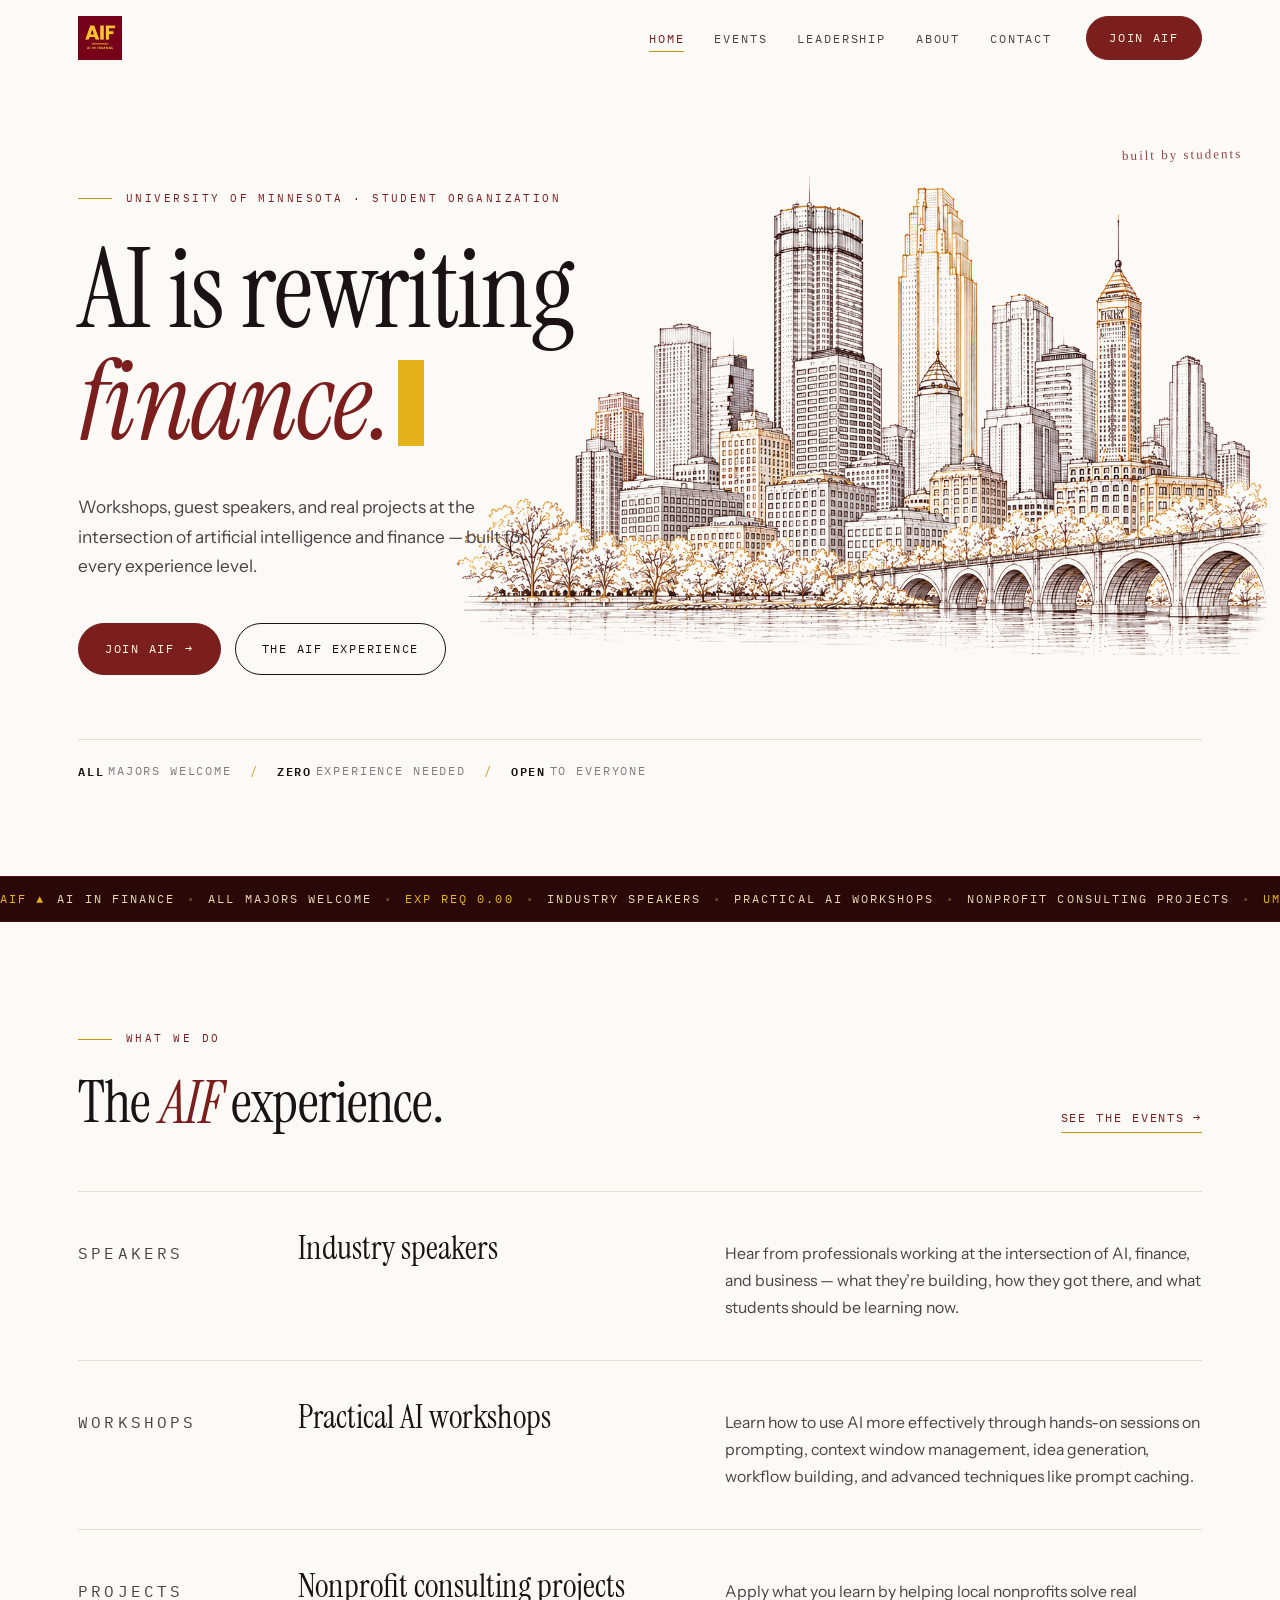
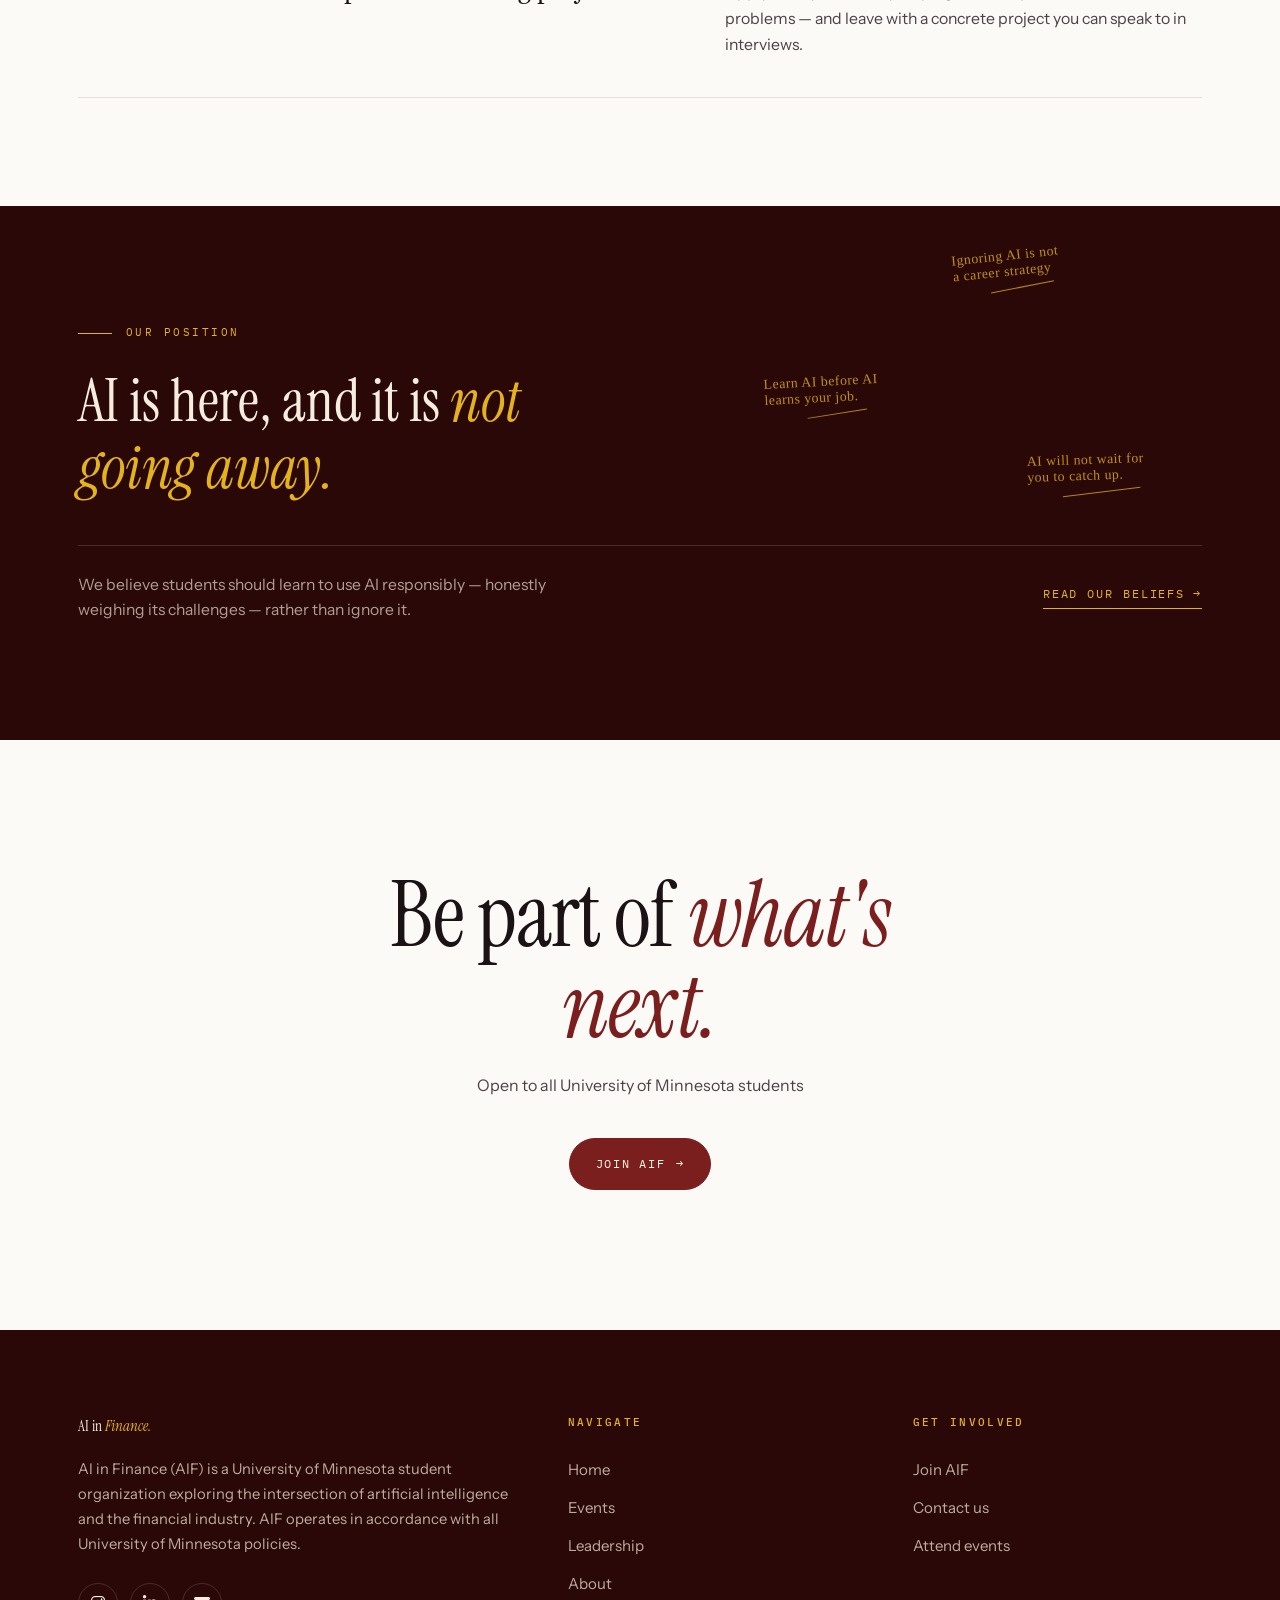
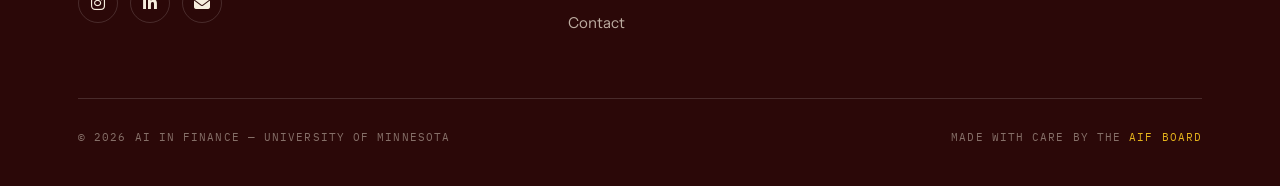
<file: index.html>
<!DOCTYPE html>
<html lang="en">
<head>
  <!-- Google tag (gtag.js) -->
<script async src="https://www.googletagmanager.com/gtag/js?id=G-FEQ8GVTQE5"></script>
<script>
  window.dataLayer = window.dataLayer || [];
  function gtag(){dataLayer.push(arguments);}
  gtag('js', new Date());

  gtag('config', 'G-FEQ8GVTQE5');
</script>
  <meta charset="UTF-8" />
  <meta name="viewport" content="width=device-width, initial-scale=1.0" />
  <title>AI in Finance — University of Minnesota</title>
  <meta name="description" content="AI in Finance (AIF) is a University of Minnesota student organization exploring how artificial intelligence is reshaping markets, investing, and the future of money. Open to all majors." />
  <link rel="icon" type="image/png" href="assets/images/brand/aif-logo.png" />
  <link rel="stylesheet" href="style.css" />
  <link rel="preconnect" href="https://fonts.googleapis.com" />
  <link rel="preconnect" href="https://fonts.gstatic.com" crossorigin />
  <link href="https://fonts.googleapis.com/css2?family=Instrument+Serif:ital@0;1&family=Instrument+Sans:wght@400;500;600&family=IBM+Plex+Mono:wght@400;500&display=swap" rel="stylesheet" />
  <link rel="stylesheet" href="https://cdnjs.cloudflare.com/ajax/libs/font-awesome/6.5.0/css/all.min.css" />
</head>
<body>

  <!-- NAVBAR -->
  <nav class="navbar">
    <div class="container navbar-inner">
      <a href="index.html" class="navbar-logo" aria-label="AI in Finance — University of Minnesota, home">
        <img src="assets/images/brand/aif-logo.png" alt="AI in Finance — University of Minnesota" class="navbar-logo-img" />
      </a>
      <div class="navbar-right">
        <ul class="navbar-links">
          <li><a href="index.html">Home</a></li>
          <li><a href="events.html">Events</a></li>
          <li><a href="team.html">Leadership</a></li>
          <li><a href="about.html">About</a></li>
          <li><a href="contact.html">Contact</a></li>
        </ul>
        <a href="contact.html" class="btn btn-solid navbar-cta">Join AIF</a>
      </div>
      <button class="hamburger" id="hamburger" aria-label="Menu">
        <span></span><span></span><span></span>
      </button>
    </div>
    <div class="mobile-menu" id="mobileMenu" style="display:none;">
      <a href="index.html">Home</a>
      <a href="events.html">Events</a>
      <a href="team.html">Leadership</a>
      <a href="about.html">About</a>
      <a href="contact.html">Contact</a>
    </div>
  </nav>

  <!-- HERO -->
  <header class="hero">
    <div class="container">
      <p class="eyebrow">University of Minnesota · Student Organization</p>
      <h1 class="display">
        AI is rewriting<br />
        <span class="rewrite-wrap"><span class="rewrite" id="rewriteWord">finance.</span><span class="caret" aria-hidden="true"></span></span>
      </h1>
      <p class="hero-lead">Workshops, guest speakers, and real projects at the intersection of artificial intelligence and finance — built for every experience level.</p>
      <div class="hero-actions">
        <a href="contact.html" class="btn btn-solid">Join AIF <span class="arrow">→</span></a>
        <a href="#experience" class="btn btn-ghost">The AIF experience</a>
      </div>
      <div class="hero-skyline" aria-hidden="true">
        <img src="assets/images/heroes/minneapolis-skyline.png" alt="" />
      </div>
      <div class="hero-student-note" aria-hidden="true">built by students</div>
      <div class="hero-facts" aria-label="Membership facts">
        <span><b>All</b> majors welcome</span>
        <span><b>Zero</b> experience needed</span>
        <span><b>Open</b> to everyone</span>
      </div>
    </div>
  </header>

  <!-- TICKER -->
  <div class="ticker" aria-hidden="true">
    <div class="ticker-track">
      <div class="ticker-group">
        <span class="up">AIF ▲</span><span>AI in Finance</span><span class="dot"></span>
        <span>All majors welcome</span><span class="dot"></span>
        <span class="up">EXP REQ 0.00</span><span class="dot"></span>
        <span>Industry speakers</span><span class="dot"></span>
        <span>Practical AI workshops</span><span class="dot"></span>
        <span>Nonprofit consulting projects</span><span class="dot"></span>
        <span class="up">UMN ▲</span><span>University of Minnesota</span><span class="dot"></span>
      </div>
    </div>
  </div>

  <!-- EXPERIENCE -->
  <section class="section" id="experience">
    <div class="container">
      <div class="section-head reveal">
        <div>
          <p class="eyebrow">What we do</p>
          <h2 class="display">The <em>AIF</em> experience.</h2>
        </div>
        <a href="events.html" class="link-plain">See the events <span>→</span></a>
      </div>

      <div class="ledger">
        <article class="ledger-row reveal">
          <p class="ledger-tag">Speakers</p>
          <h3>Industry speakers</h3>
          <p>Hear from professionals working at the intersection of AI, finance, and business — what they’re building, how they got there, and what students should be learning now.</p>
        </article>
        <article class="ledger-row reveal">
          <p class="ledger-tag">Workshops</p>
          <h3>Practical AI workshops</h3>
          <p>Learn how to use AI more effectively through hands-on sessions on prompting, context window management, idea generation, workflow building, and advanced techniques like prompt caching.</p>
        </article>
        <article class="ledger-row reveal">
          <p class="ledger-tag">Projects</p>
          <h3>Nonprofit consulting projects</h3>
          <p>Apply what you learn by helping local nonprofits solve real problems — and leave with a concrete project you can speak to in interviews.</p>
        </article>
      </div>
    </div>
  </section>

  <!-- BELIEF BAND -->
  <section class="belief-band">
    <div class="container">
      <p class="eyebrow reveal">Our position</p>
      <blockquote class="reveal">AI is here, and it is <em>not going away.</em></blockquote>
      <div class="belief-notes" aria-hidden="true">
        <div class="belief-note belief-note-top">Ignoring AI is not<br />a career strategy</div>
        <div class="belief-note belief-note-middle">Learn AI before AI<br />learns your job.</div>
        <div class="belief-note belief-note-lower">AI will not wait for<br />you to catch up.</div>
      </div>
      <div class="band-foot reveal">
        <p>We believe students should learn to use AI responsibly — honestly weighing its challenges — rather than ignore it.</p>
        <a href="about.html" class="link-plain">Read our beliefs <span>→</span></a>
      </div>
    </div>
  </section>

  <!-- JOIN CTA -->
  <section class="join-cta">
    <div class="container">
      <h2 class="display reveal">Be part of <em>what's next.</em></h2>
      <p class="reveal">Open to all University of Minnesota students</p>
      <a href="contact.html" class="btn btn-solid reveal">Join AIF <span class="arrow">→</span></a>
    </div>
  </section>

  <!-- FOOTER -->
  <footer class="footer">
    <div class="container">
      <div class="footer-grid">
        <div class="footer-brand">
          <p class="footer-word">AI in <em>Finance.</em></p>
          <p>AI in Finance (AIF) is a University of Minnesota student organization exploring the intersection of artificial intelligence and the financial industry. AIF operates in accordance with all University of Minnesota policies.</p>
          <div class="footer-social">
            <a href="https://instagram.com/aifclub_umn" target="_blank" rel="noopener" aria-label="Instagram"><i class="fa-brands fa-instagram"></i></a>
            <a href="https://www.linkedin.com/company/umnaif" target="_blank" rel="noopener" aria-label="LinkedIn"><i class="fa-brands fa-linkedin-in"></i></a>
            <a href="mailto:aif@umn.edu" aria-label="Email"><i class="fa-solid fa-envelope"></i></a>
          </div>
        </div>
        <div class="footer-col">
          <h5>Navigate</h5>
          <a href="index.html">Home</a>
          <a href="events.html">Events</a>
          <a href="team.html">Leadership</a>
          <a href="about.html">About</a>
          <a href="contact.html">Contact</a>
        </div>
        <div class="footer-col">
          <h5>Get involved</h5>
          <a href="contact.html">Join AIF</a>
          <a href="contact.html">Contact us</a>
          <a href="events.html">Attend events</a>
        </div>
      </div>
      <div class="footer-bottom">
        <p>© 2026 AI in Finance — University of Minnesota</p>
        <p>Made with care by the <span>AIF Board</span></p>
      </div>
    </div>
  </footer>

  <script src="script.js"></script>
</body>
</html>
</file>
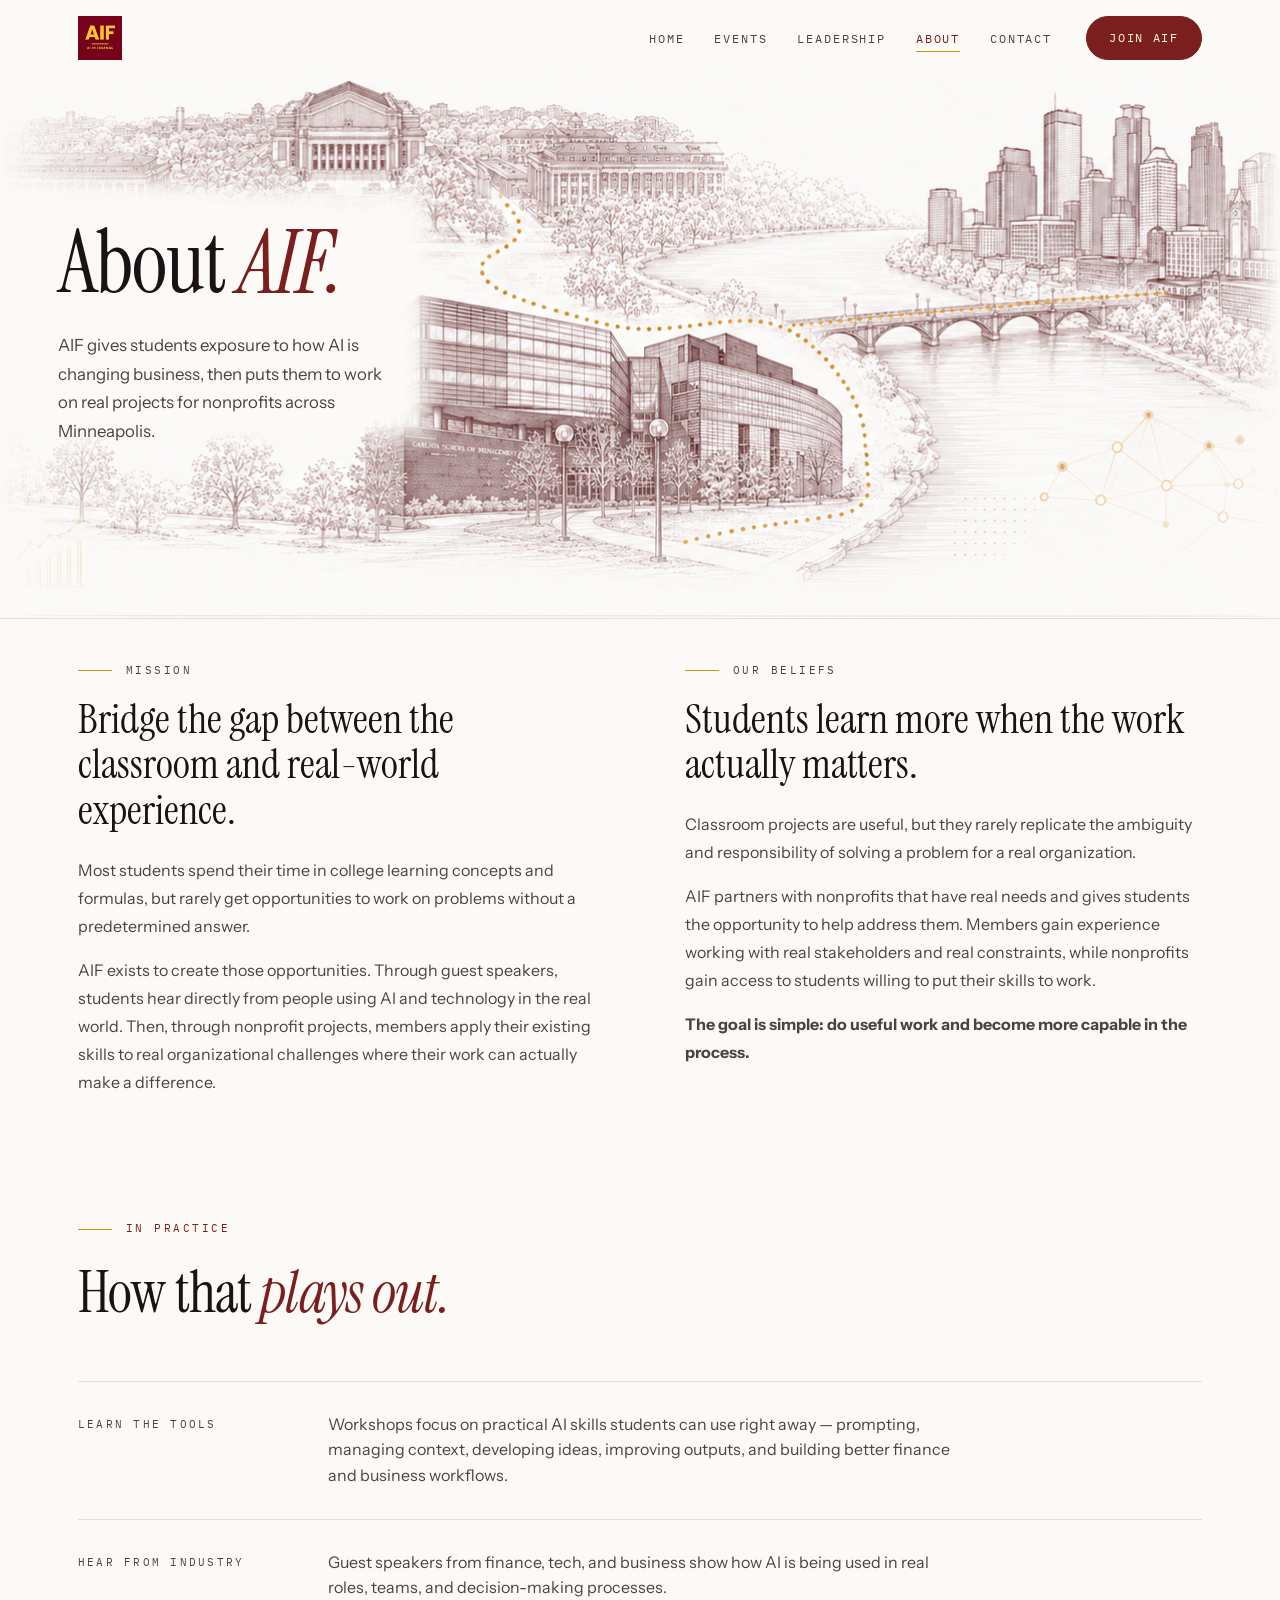
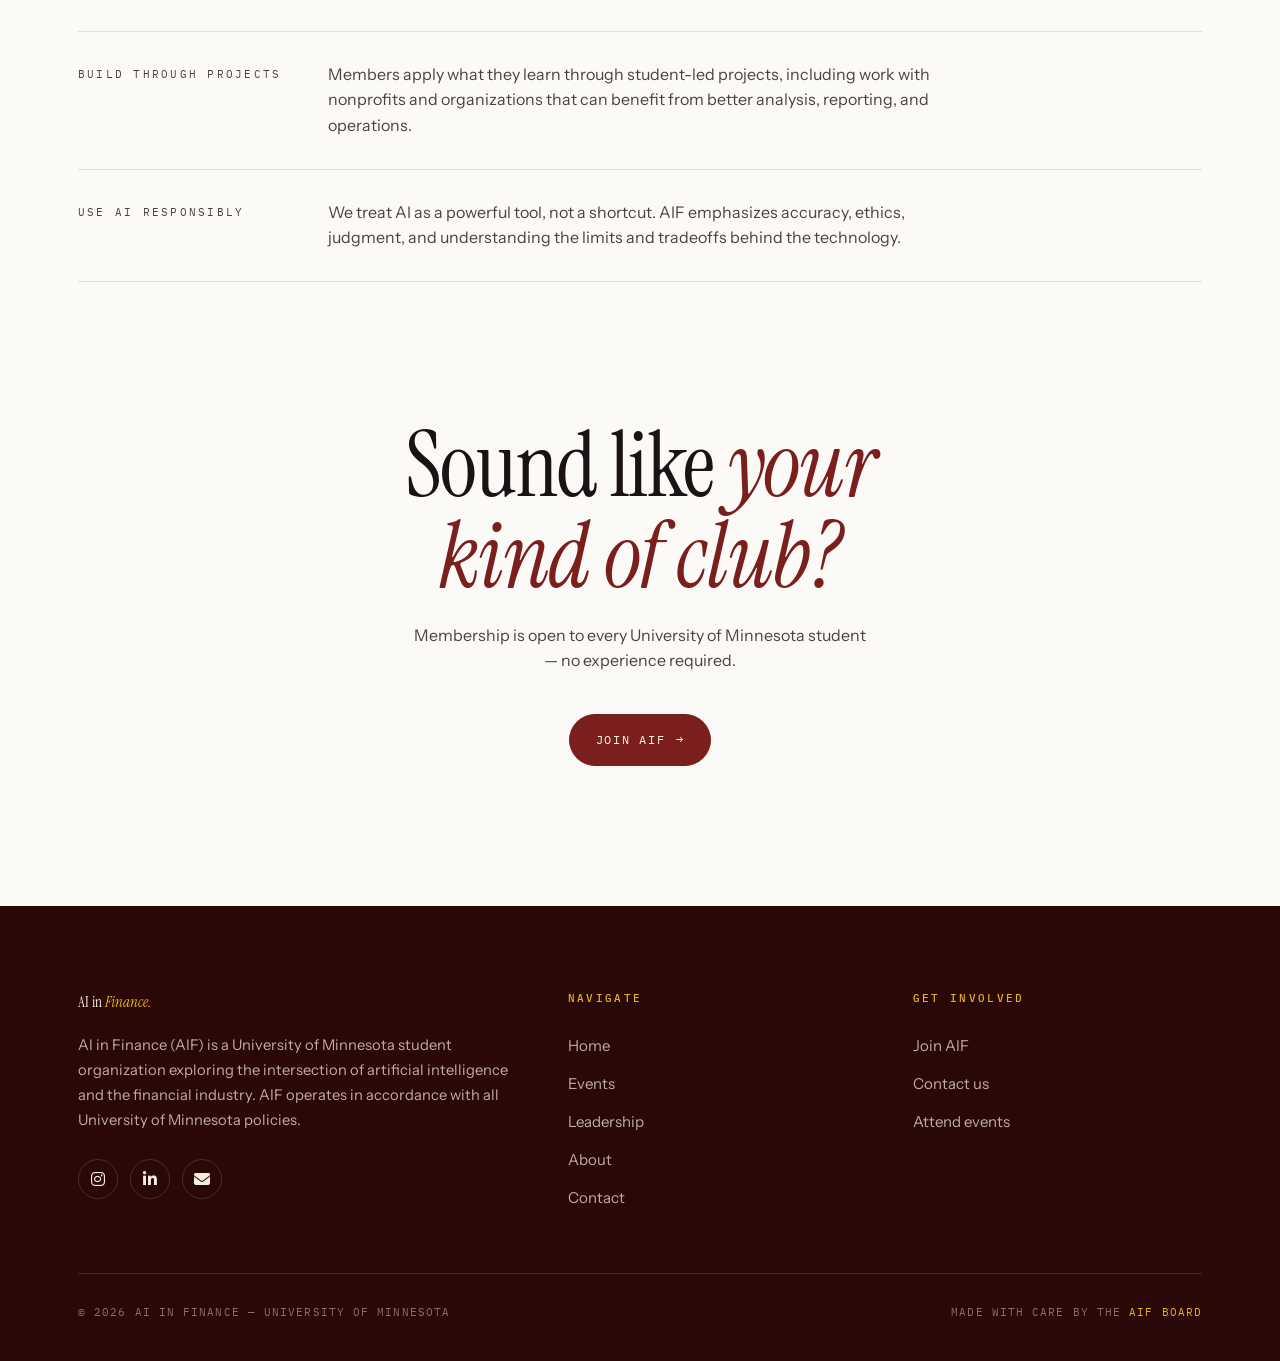
<file: about.html>
<!DOCTYPE html>
<html lang="en">
<head>
  <!-- Google tag (gtag.js) -->
<script async src="https://www.googletagmanager.com/gtag/js?id=G-FEQ8GVTQE5"></script>
<script>
  window.dataLayer = window.dataLayer || [];
  function gtag(){dataLayer.push(arguments);}
  gtag('js', new Date());

  gtag('config', 'G-FEQ8GVTQE5');
</script>
  <meta charset="UTF-8" />
  <meta name="viewport" content="width=device-width, initial-scale=1.0" />
  <title>About — AI in Finance | University of Minnesota</title>
  <meta name="description" content="AIF builds AI literacy for students pursuing careers in finance, business, and beyond." />
  <link rel="icon" type="image/png" href="assets/images/brand/aif-logo.png" />
  <link rel="stylesheet" href="style.css" />
  <link rel="preconnect" href="https://fonts.googleapis.com" />
  <link rel="preconnect" href="https://fonts.gstatic.com" crossorigin />
  <link href="https://fonts.googleapis.com/css2?family=Instrument+Serif:ital@0;1&family=Instrument+Sans:wght@400;500;600&family=IBM+Plex+Mono:wght@400;500&display=swap" rel="stylesheet" />
  <link rel="stylesheet" href="https://cdnjs.cloudflare.com/ajax/libs/font-awesome/6.5.0/css/all.min.css" />
</head>
<body class="about-page">

  <!-- NAVBAR -->
  <nav class="navbar">
    <div class="container navbar-inner">
      <a href="index.html" class="navbar-logo" aria-label="AI in Finance — University of Minnesota, home">
        <img src="assets/images/brand/aif-logo.png" alt="AI in Finance — University of Minnesota" class="navbar-logo-img" />
      </a>
      <div class="navbar-right">
        <ul class="navbar-links">
          <li><a href="index.html">Home</a></li>
          <li><a href="events.html">Events</a></li>
          <li><a href="team.html">Leadership</a></li>
          <li><a href="about.html">About</a></li>
          <li><a href="contact.html">Contact</a></li>
        </ul>
        <a href="contact.html" class="btn btn-solid navbar-cta">Join AIF</a>
      </div>
      <button class="hamburger" id="hamburger" aria-label="Menu">
        <span></span><span></span><span></span>
      </button>
    </div>
    <div class="mobile-menu" id="mobileMenu" style="display:none;">
      <a href="index.html">Home</a>
      <a href="events.html">Events</a>
      <a href="team.html">Leadership</a>
      <a href="about.html">About</a>
      <a href="contact.html">Contact</a>
    </div>
  </nav>

  <!-- PAGE HERO -->
  <section class="page-hero about-fixed-hero" aria-label="About AIF">
    <div class="about-fixed-hero-illustration" aria-hidden="true">
      <img src="assets/images/sketches/about-current-hero.png" alt="" loading="eager" fetchpriority="high" />
    </div>
    <div class="container about-fixed-hero-content">
      <div class="about-fixed-hero-copy">
        <p class="eyebrow about-fixed-hero-eyebrow">WHO WE ARE</p>
        <h1 class="display">About <em>AIF.</em></h1>
        <p class="page-lead">AIF gives students exposure to how AI is changing business, then puts them to work on real projects for nonprofits across Minneapolis.</p>
      </div>
    </div>
  </section>

  <!-- MISSION + BELIEFS -->
  <section class="section about-core-section">
    <div class="container">
      <div class="about-grid">
        <div class="reveal">
          <p class="eyebrow">Mission</p>
          <h2>Bridge the gap between the classroom and real-world experience.</h2>
          <p>Most students spend their time in college learning concepts and formulas, but rarely get opportunities to work on problems without a predetermined answer.</p>
          <p>AIF exists to create those opportunities. Through guest speakers, students hear directly from people using AI and technology in the real world. Then, through nonprofit projects, members apply their existing skills to real organizational challenges where their work can actually make a difference.</p>
        </div>
        <div class="reveal">
          <p class="eyebrow">Our beliefs</p>
          <h2>Students learn more when the work actually matters.</h2>
          <p>Classroom projects are useful, but they rarely replicate the ambiguity and responsibility of solving a problem for a real organization.</p>
          <p>AIF partners with nonprofits that have real needs and gives students the opportunity to help address them. Members gain experience working with real stakeholders and real constraints, while nonprofits gain access to students willing to put their skills to work.</p>
          <p><strong>The goal is simple: do useful work and become more capable in the process.</strong></p>
        </div>
      </div>
    </div>
  </section>

  <!-- HOW WE OPERATE -->
  <section class="section" style="padding-top: 0;">
    <div class="container">
      <div class="section-head reveal">
        <div>
          <p class="eyebrow">IN PRACTICE</p>
          <h2 class="display">How that <em>plays out.</em></h2>
        </div>
      </div>
      <div class="about-principles">
        <div class="principle reveal">
          <p class="ledger-tag">LEARN THE TOOLS</p>
          <p>Workshops focus on practical AI skills students can use right away — prompting, managing context, developing ideas, improving outputs, and building better finance and business workflows.</p>
        </div>
        <div class="principle reveal">
          <p class="ledger-tag">HEAR FROM INDUSTRY</p>
          <p>Guest speakers from finance, tech, and business show how AI is being used in real roles, teams, and decision-making processes.</p>
        </div>
        <div class="principle reveal">
          <p class="ledger-tag">BUILD THROUGH PROJECTS</p>
          <p>Members apply what they learn through student-led projects, including work with nonprofits and organizations that can benefit from better analysis, reporting, and operations.</p>
        </div>
        <div class="principle reveal">
          <p class="ledger-tag">USE AI RESPONSIBLY</p>
          <p>We treat AI as a powerful tool, not a shortcut. AIF emphasizes accuracy, ethics, judgment, and understanding the limits and tradeoffs behind the technology.</p>
        </div>
      </div>
    </div>
  </section>

  <!-- JOIN CTA -->
  <section class="join-cta" style="padding-top: 30px;">
    <div class="container">
      <h2 class="display reveal">Sound like <em>your kind of club?</em></h2>
      <p class="reveal">Membership is open to every University of Minnesota student — no experience required.</p>
      <a href="contact.html" class="btn btn-solid reveal">Join AIF <span class="arrow">→</span></a>
    </div>
  </section>

  <!-- FOOTER -->
  <footer class="footer">
    <div class="container">
      <div class="footer-grid">
        <div class="footer-brand">
          <p class="footer-word">AI in <em>Finance.</em></p>
          <p>AI in Finance (AIF) is a University of Minnesota student organization exploring the intersection of artificial intelligence and the financial industry. AIF operates in accordance with all University of Minnesota policies.</p>
          <div class="footer-social">
            <a href="https://instagram.com/aifclub_umn" target="_blank" rel="noopener" aria-label="Instagram"><i class="fa-brands fa-instagram"></i></a>
            <a href="https://www.linkedin.com/company/umnaif" target="_blank" rel="noopener" aria-label="LinkedIn"><i class="fa-brands fa-linkedin-in"></i></a>
            <a href="mailto:aif@umn.edu" aria-label="Email"><i class="fa-solid fa-envelope"></i></a>
          </div>
        </div>
        <div class="footer-col">
          <h5>Navigate</h5>
          <a href="index.html">Home</a>
          <a href="events.html">Events</a>
          <a href="team.html">Leadership</a>
          <a href="about.html">About</a>
          <a href="contact.html">Contact</a>
        </div>
        <div class="footer-col">
          <h5>Get involved</h5>
          <a href="contact.html">Join AIF</a>
          <a href="contact.html">Contact us</a>
          <a href="events.html">Attend events</a>
        </div>
      </div>
      <div class="footer-bottom">
        <p>© 2026 AI in Finance — University of Minnesota</p>
        <p>Made with care by the <span>AIF Board</span></p>
      </div>
    </div>
  </footer>

  <script src="script.js"></script>
</body>
</html>
</file>
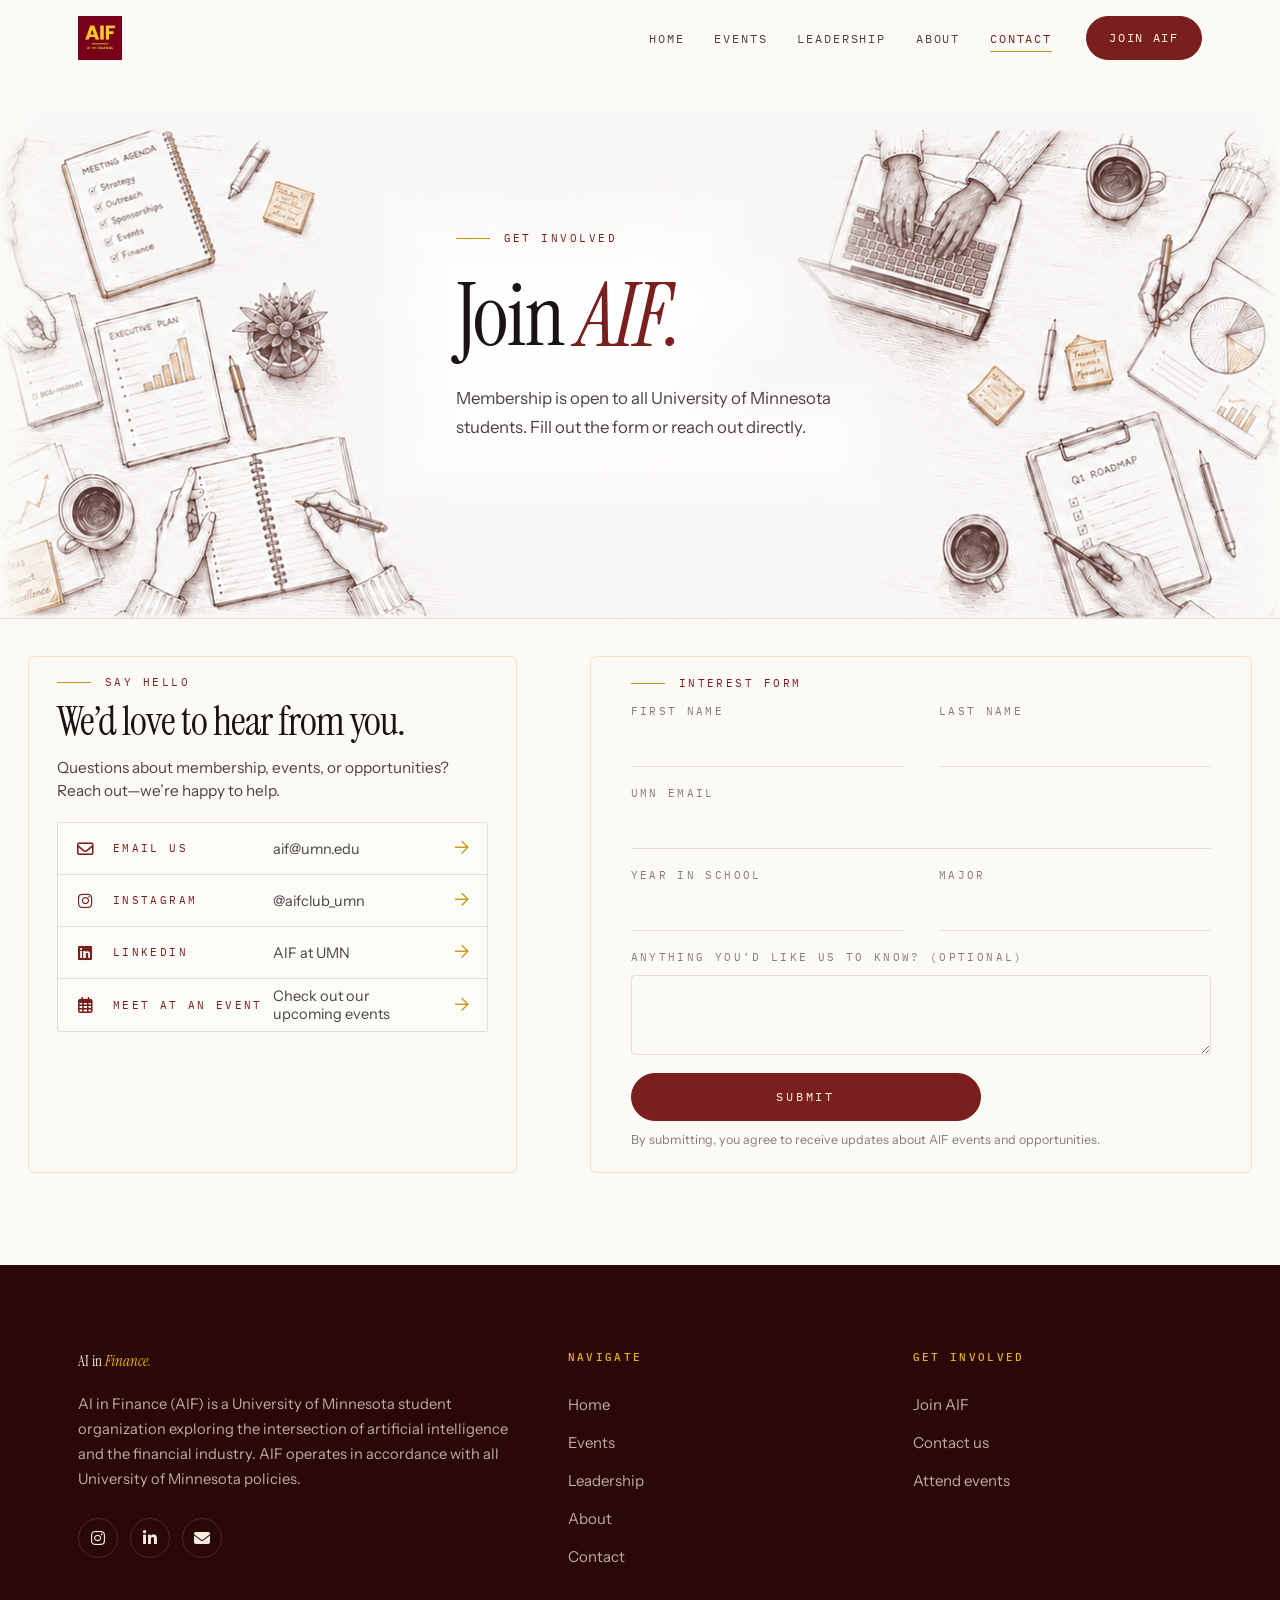
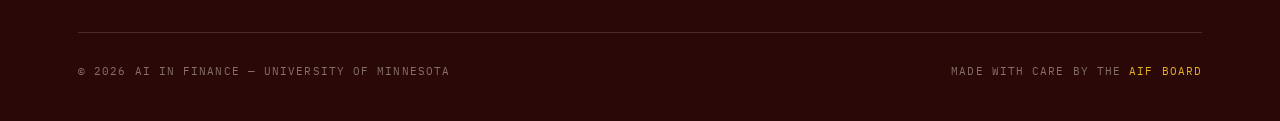
<file: contact.html>
<!DOCTYPE html>
<html lang="en">
<head>
  <!-- Google tag (gtag.js) -->
<script async src="https://www.googletagmanager.com/gtag/js?id=G-FEQ8GVTQE5"></script>
<script>
  window.dataLayer = window.dataLayer || [];
  function gtag(){dataLayer.push(arguments);}
  gtag('js', new Date());

  gtag('config', 'G-FEQ8GVTQE5');
</script>
  <meta charset="UTF-8" />
  <meta name="viewport" content="width=device-width, initial-scale=1.0" />
  <title>Join — AI in Finance | University of Minnesota</title>
  <meta name="description" content="Join AI in Finance (AIF) at the University of Minnesota. Open to all majors — no experience needed." />
  <link rel="icon" type="image/png" href="assets/images/brand/aif-logo.png" />
  <link rel="stylesheet" href="style.css" />
  <link rel="preconnect" href="https://fonts.googleapis.com" />
  <link rel="preconnect" href="https://fonts.gstatic.com" crossorigin />
  <link href="https://fonts.googleapis.com/css2?family=Instrument+Serif:ital@0;1&family=Instrument+Sans:wght@400;500;600&family=IBM+Plex+Mono:wght@400;500&display=swap" rel="stylesheet" />
  <link rel="stylesheet" href="https://cdnjs.cloudflare.com/ajax/libs/font-awesome/6.5.0/css/all.min.css" />
</head>
<body class="contact-page">

  <!-- NAVBAR -->
  <nav class="navbar">
    <div class="container navbar-inner">
      <a href="index.html" class="navbar-logo" aria-label="AI in Finance — University of Minnesota, home">
        <img src="assets/images/brand/aif-logo.png" alt="AI in Finance — University of Minnesota" class="navbar-logo-img" />
      </a>
      <div class="navbar-right">
        <ul class="navbar-links">
          <li><a href="index.html">Home</a></li>
          <li><a href="events.html">Events</a></li>
          <li><a href="team.html">Leadership</a></li>
          <li><a href="about.html">About</a></li>
          <li><a href="contact.html">Contact</a></li>
        </ul>
        <a href="contact.html" class="btn btn-solid navbar-cta">Join AIF</a>
      </div>
      <button class="hamburger" id="hamburger" aria-label="Menu">
        <span></span><span></span><span></span>
      </button>
    </div>
    <div class="mobile-menu" id="mobileMenu" style="display:none;">
      <a href="index.html">Home</a>
      <a href="events.html">Events</a>
      <a href="team.html">Leadership</a>
      <a href="about.html">About</a>
      <a href="contact.html">Contact</a>
    </div>
  </nav>

  <!-- PAGE HERO -->
  <section class="page-hero join-map-hero" aria-label="Join AIF">
    <div class="join-hero-illustration" aria-hidden="true">
      <img src="assets/images/sketches/join-tabletop-hero.png" alt="" loading="eager" fetchpriority="high" />
    </div>
    <div class="container join-hero-content">
      <p class="eyebrow">Get involved</p>
      <h1 class="display">Join <em>AIF.</em></h1>
      <p class="page-lead">Membership is open to all University of Minnesota students. Fill out the form or reach out directly.</p>
    </div>
  </section>

  <!-- CONTACT -->
  <section class="section contact-lower" aria-label="Contact AIF and submit interest form">
    <div class="container">
      <div class="contact-lower-grid">

        <!-- Say hello -->
        <div class="contact-lower-panel contact-hello-panel reveal">
          <p class="eyebrow">Say hello</p>
          <h2>We’d love to hear from you.</h2>
          <p class="contact-lower-copy">Questions about membership, events, or opportunities?<br />Reach out—we’re happy to help.</p>

          <div class="contact-links-card" aria-label="AIF contact links">
            <a class="contact-link-row" href="mailto:aif@umn.edu">
              <span class="contact-link-icon" aria-hidden="true"><i class="fa-regular fa-envelope"></i></span>
              <span class="contact-link-label">Email us</span>
              <span class="contact-link-value">aif@umn.edu</span>
              <span class="contact-link-arrow" aria-hidden="true">→</span>
            </a>

            <a class="contact-link-row" href="https://instagram.com/aifclub_umn" target="_blank" rel="noopener">
              <span class="contact-link-icon" aria-hidden="true"><i class="fa-brands fa-instagram"></i></span>
              <span class="contact-link-label">Instagram</span>
              <span class="contact-link-value">@aifclub_umn</span>
              <span class="contact-link-arrow" aria-hidden="true">→</span>
            </a>

            <a class="contact-link-row" href="https://www.linkedin.com/company/umnaif" target="_blank" rel="noopener">
              <span class="contact-link-icon" aria-hidden="true"><i class="fa-brands fa-linkedin"></i></span>
              <span class="contact-link-label">LinkedIn</span>
              <span class="contact-link-value">AIF at UMN</span>
              <span class="contact-link-arrow" aria-hidden="true">→</span>
            </a>

            <a class="contact-link-row" href="events.html">
              <span class="contact-link-icon" aria-hidden="true"><i class="fa-regular fa-calendar-days"></i></span>
              <span class="contact-link-label">Meet at an event</span>
              <span class="contact-link-value">Check out our upcoming events</span>
              <span class="contact-link-arrow" aria-hidden="true">→</span>
            </a>
          </div>
        </div>

        <!-- Interest form -->
        <div class="contact-form-panel reveal">
          <p class="eyebrow">Interest form</p>
          <form id="joinForm" class="contact-interest-form" action="https://script.google.com/macros/s/AKfycbwDFNiQv3w5AtWSkzb-v3vPQTqfM_qtbSa3OMyTl9DDQXlJJWn12jqY8XMHnGQw8AGSPw/exec" method="POST" target="aif-submit-frame">
            <div class="contact-form-field">
              <label for="firstName">First name</label>
              <input type="text" id="firstName" name="firstName" autocomplete="given-name" required />
            </div>

            <div class="contact-form-field">
              <label for="lastName">Last name</label>
              <input type="text" id="lastName" name="lastName" autocomplete="family-name" required />
            </div>

            <div class="contact-form-field full">
              <label for="email">UMN email</label>
              <input type="email" id="email" name="email" autocomplete="email" required />
            </div>

            <div class="contact-form-field">
              <label for="year">Year in school</label>
              <input type="text" id="year" name="year" />
            </div>

            <div class="contact-form-field">
              <label for="major">Major</label>
              <input type="text" id="major" name="major" />
            </div>

            <div class="contact-form-field full">
              <label for="message">Anything you’d like us to know? (optional)</label>
              <textarea id="message" name="comments" rows="3"></textarea>
            </div>

            <div class="contact-form-submit">
              <button type="submit" class="btn btn-solid contact-submit-button">Submit</button>
            </div>

            <p class="contact-form-note">By submitting, you agree to receive updates about AIF events and opportunities.</p>
          </form>
          <iframe name="aif-submit-frame" id="aif-submit-frame" title="AIF form submission" style="display:none;"></iframe>
        </div>

      </div>
    </div>
  </section>

  <!-- FOOTER -->
  <footer class="footer">
    <div class="container">
      <div class="footer-grid">
        <div class="footer-brand">
          <p class="footer-word">AI in <em>Finance.</em></p>
          <p>AI in Finance (AIF) is a University of Minnesota student organization exploring the intersection of artificial intelligence and the financial industry. AIF operates in accordance with all University of Minnesota policies.</p>
          <div class="footer-social">
            <a href="https://instagram.com/aifclub_umn" target="_blank" rel="noopener" aria-label="Instagram"><i class="fa-brands fa-instagram"></i></a>
            <a href="https://www.linkedin.com/company/umnaif" target="_blank" rel="noopener" aria-label="LinkedIn"><i class="fa-brands fa-linkedin-in"></i></a>
            <a href="mailto:aif@umn.edu" aria-label="Email"><i class="fa-solid fa-envelope"></i></a>
          </div>
        </div>
        <div class="footer-col">
          <h5>Navigate</h5>
          <a href="index.html">Home</a>
          <a href="events.html">Events</a>
          <a href="team.html">Leadership</a>
          <a href="about.html">About</a>
          <a href="contact.html">Contact</a>
        </div>
        <div class="footer-col">
          <h5>Get involved</h5>
          <a href="contact.html">Join AIF</a>
          <a href="contact.html">Contact us</a>
          <a href="events.html">Attend events</a>
        </div>
      </div>
      <div class="footer-bottom">
        <p>© 2026 AI in Finance — University of Minnesota</p>
        <p>Made with care by the <span>AIF Board</span></p>
      </div>
    </div>
  </footer>

  <script src="script.js"></script>
</body>
</html>
</file>
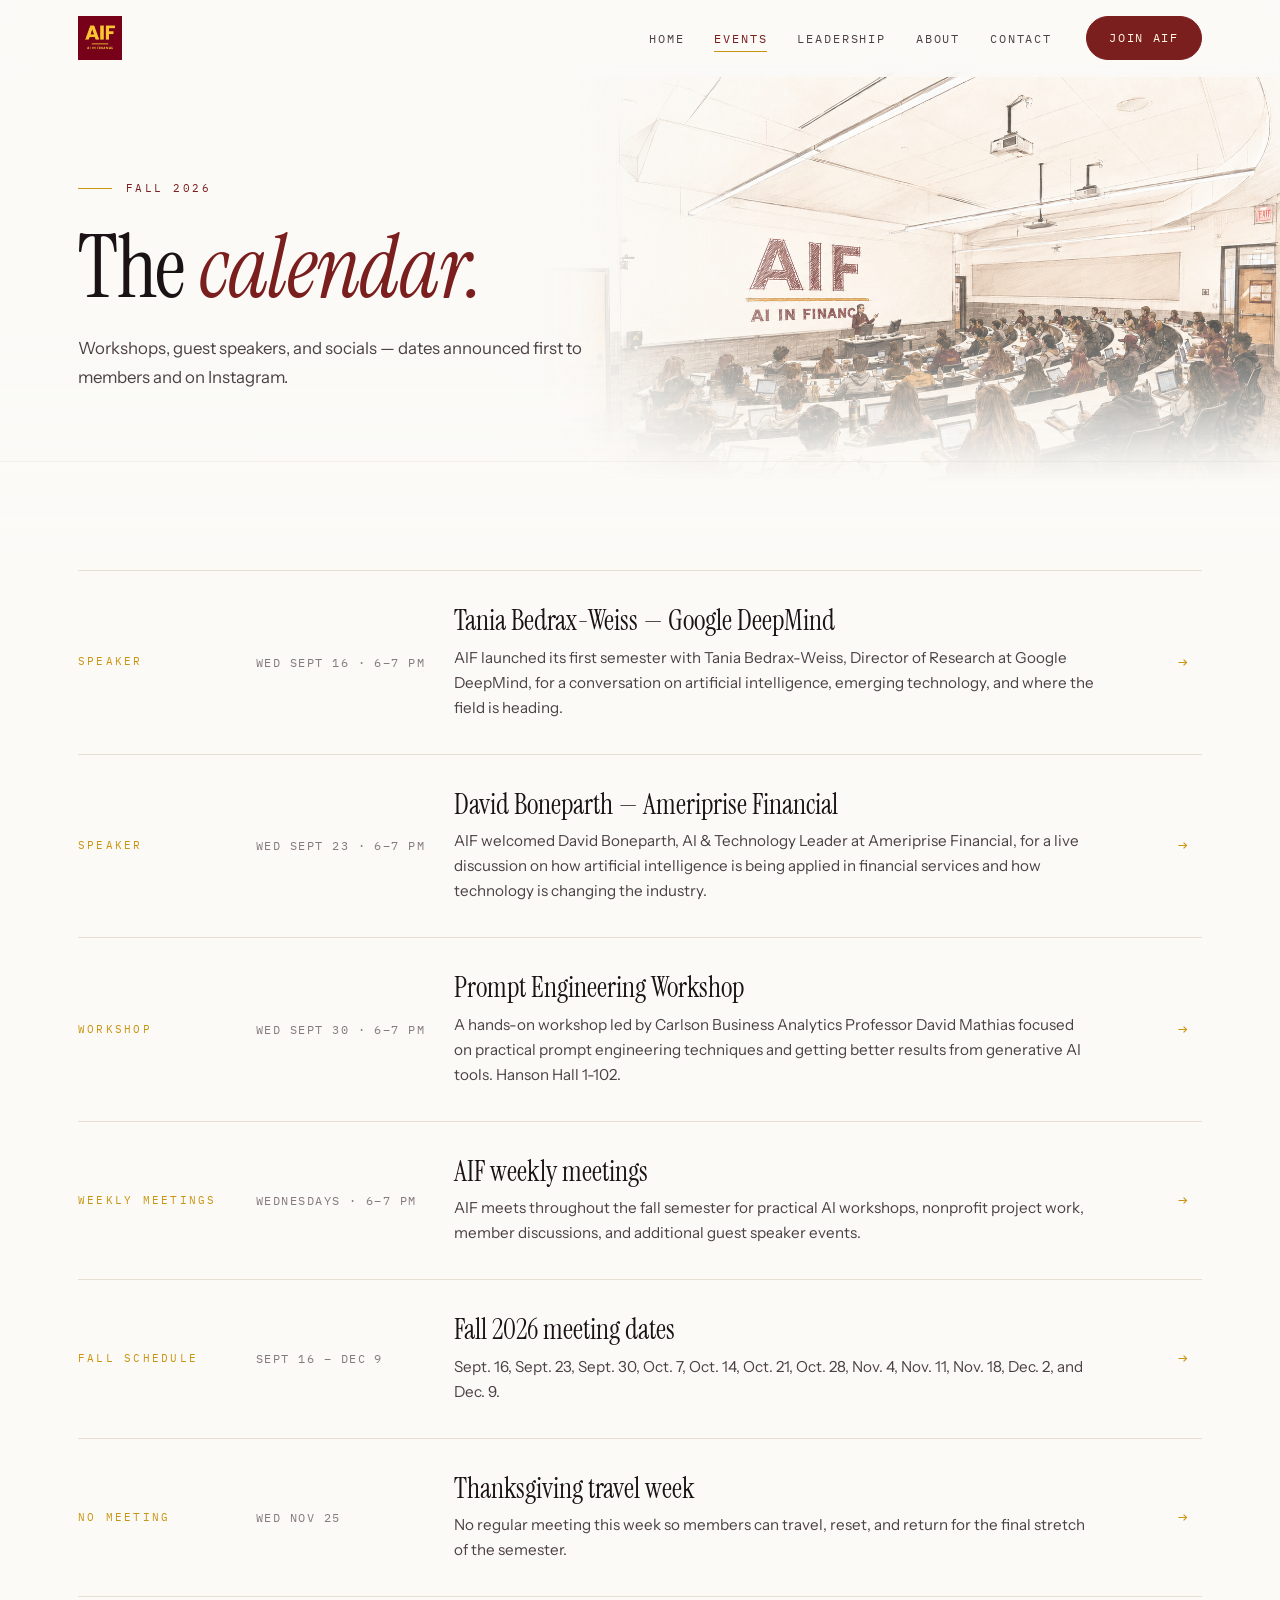
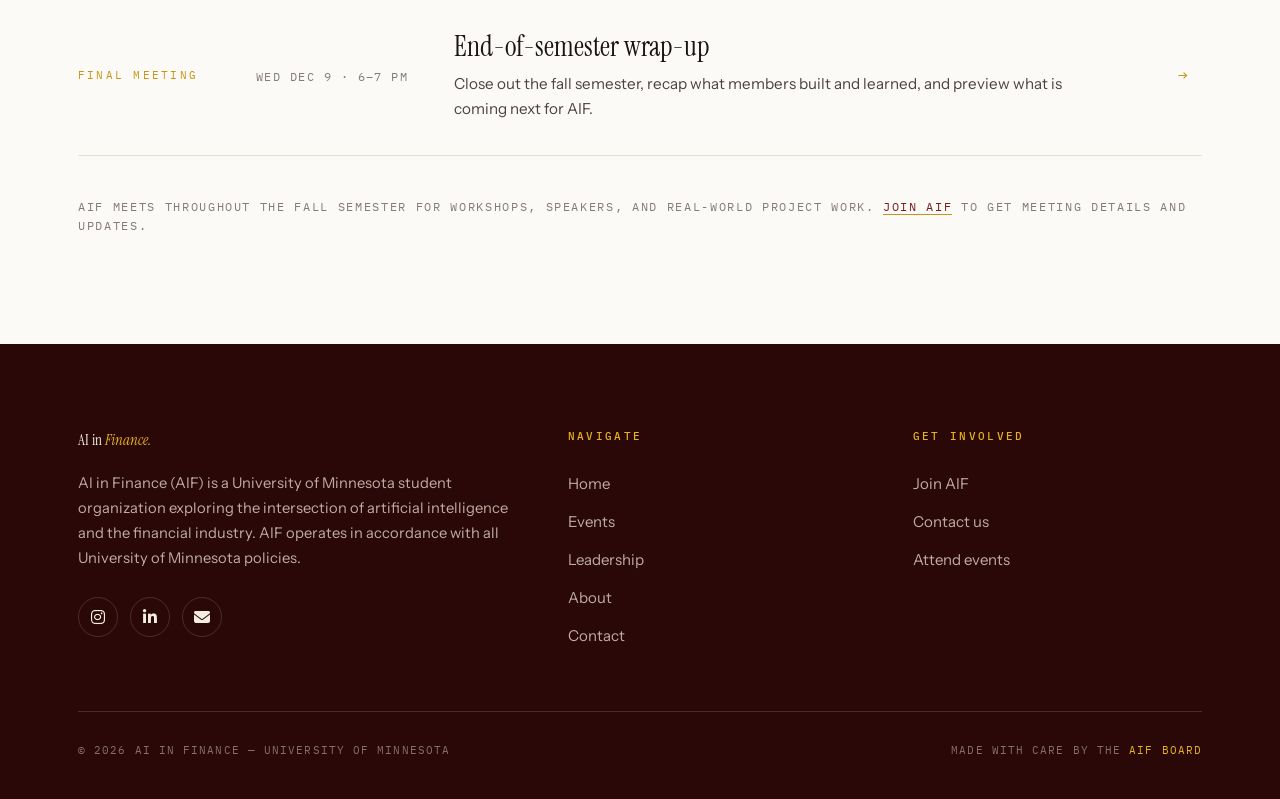
<file: events.html>
<!DOCTYPE html>
<html lang="en">
<head>
  <!-- Google tag (gtag.js) -->
<script async src="https://www.googletagmanager.com/gtag/js?id=G-FEQ8GVTQE5"></script>
<script>
  window.dataLayer = window.dataLayer || [];
  function gtag(){dataLayer.push(arguments);}
  gtag('js', new Date());

  gtag('config', 'G-FEQ8GVTQE5');
</script>
  <meta charset="UTF-8" />
  <meta name="viewport" content="width=device-width, initial-scale=1.0" />
  <title>Events — AI in Finance | University of Minnesota</title>
  <meta name="description" content="AIF workshops, guest speakers, and events at the University of Minnesota." />
  <link rel="icon" type="image/png" href="assets/images/brand/aif-logo.png" />
  <link rel="stylesheet" href="style.css" />
  <link rel="preconnect" href="https://fonts.googleapis.com" />
  <link rel="preconnect" href="https://fonts.gstatic.com" crossorigin />
  <link href="https://fonts.googleapis.com/css2?family=Instrument+Serif:ital@0;1&family=Instrument+Sans:wght@400;500;600&family=IBM+Plex+Mono:wght@400;500&display=swap" rel="stylesheet" />
  <link rel="stylesheet" href="https://cdnjs.cloudflare.com/ajax/libs/font-awesome/6.5.0/css/all.min.css" />
</head>
<body>

  <!-- NAVBAR -->
  <nav class="navbar">
    <div class="container navbar-inner">
      <a href="index.html" class="navbar-logo" aria-label="AI in Finance — University of Minnesota, home">
        <img src="assets/images/brand/aif-logo.png" alt="AI in Finance — University of Minnesota" class="navbar-logo-img" />
      </a>

      <div class="navbar-right">
        <ul class="navbar-links">
          <li><a href="index.html">Home</a></li>
          <li><a href="events.html">Events</a></li>
          <li><a href="team.html">Leadership</a></li>
          <li><a href="about.html">About</a></li>
          <li><a href="contact.html">Contact</a></li>
        </ul>

        <a href="contact.html" class="btn btn-solid navbar-cta">Join AIF</a>
      </div>

      <button class="hamburger" id="hamburger" aria-label="Menu">
        <span></span>
        <span></span>
        <span></span>
      </button>
    </div>

    <div class="mobile-menu" id="mobileMenu" style="display:none;">
      <a href="index.html">Home</a>
      <a href="events.html">Events</a>
      <a href="team.html">Leadership</a>
      <a href="about.html">About</a>
      <a href="contact.html">Contact</a>
    </div>
  </nav>

  <!-- PAGE HERO -->
  <section class="page-hero events-hero">
    <div class="events-hero-art" aria-hidden="true">
      <img src="assets/images/sketches/classroom-sketch.png" alt="" />
    </div>

    <div class="container">
      <p class="eyebrow">Fall 2026</p>
      <h1 class="display">The <em>calendar.</em></h1>
      <p class="page-lead">
        Workshops, guest speakers, and socials — dates announced first to members and on Instagram.
      </p>
    </div>
  </section>

  <!-- EVENT LEDGER -->
  <section class="section">
    <div class="container">

      <div class="event-list">

        <!-- TANIA BEDRAX-WEISS -->
        <article class="event-row reveal">
          <p class="ledger-tag">SPEAKER</p>

          <p class="event-date">
            WED SEPT 16 · 6–7 PM
          </p>

          <div class="event-body">
            <h3>Tania Bedrax-Weiss — Google DeepMind</h3>

            <p class="event-desc">
              AIF launched its first semester with Tania Bedrax-Weiss, Director of Research at Google DeepMind, for a conversation on artificial intelligence, emerging technology, and where the field is heading.
            </p>
          </div>

          <span class="tick" aria-hidden="true">→</span>
        </article>


        <!-- DAVID BONEPARTH -->
        <article class="event-row reveal">
          <p class="ledger-tag">SPEAKER</p>

          <p class="event-date">
            WED SEPT 23 · 6–7 PM
          </p>

          <div class="event-body">
            <h3>David Boneparth — Ameriprise Financial</h3>

            <p class="event-desc">
              AIF welcomed David Boneparth, AI &amp; Technology Leader at Ameriprise Financial, for a live discussion on how artificial intelligence is being applied in financial services and how technology is changing the industry.
            </p>
          </div>

          <span class="tick" aria-hidden="true">→</span>
        </article>


        <!-- PROMPT ENGINEERING WORKSHOP -->
        <article class="event-row reveal">
          <p class="ledger-tag">WORKSHOP</p>

          <p class="event-date">
            WED SEPT 30 · 6–7 PM
          </p>

          <div class="event-body">
            <h3>Prompt Engineering Workshop</h3>

            <p class="event-desc">
              A hands-on workshop led by Carlson Business Analytics Professor David Mathias focused on practical prompt engineering techniques and getting better results from generative AI tools. Hanson Hall 1-102.
            </p>
          </div>

          <span class="tick" aria-hidden="true">→</span>
        </article>


        <!-- WEEKLY MEETINGS -->
        <article class="event-row reveal">
          <p class="ledger-tag">WEEKLY MEETINGS</p>

          <p class="event-date">
            WEDNESDAYS · 6–7 PM
          </p>

          <div class="event-body">
            <h3>AIF weekly meetings</h3>

            <p class="event-desc">
              AIF meets throughout the fall semester for practical AI workshops, nonprofit project work, member discussions, and additional guest speaker events.
            </p>
          </div>

          <span class="tick" aria-hidden="true">→</span>
        </article>


        <!-- FALL SCHEDULE -->
        <article class="event-row reveal">
          <p class="ledger-tag">FALL SCHEDULE</p>

          <p class="event-date">
            SEPT 16 – DEC 9
          </p>

          <div class="event-body">
            <h3>Fall 2026 meeting dates</h3>

            <p class="event-desc">
              Sept. 16, Sept. 23, Sept. 30, Oct. 7, Oct. 14, Oct. 21, Oct. 28, Nov. 4, Nov. 11, Nov. 18, Dec. 2, and Dec. 9.
            </p>
          </div>

          <span class="tick" aria-hidden="true">→</span>
        </article>


        <!-- THANKSGIVING -->
        <article class="event-row reveal">
          <p class="ledger-tag">NO MEETING</p>

          <p class="event-date">
            WED NOV 25
          </p>

          <div class="event-body">
            <h3>Thanksgiving travel week</h3>

            <p class="event-desc">
              No regular meeting this week so members can travel, reset, and return for the final stretch of the semester.
            </p>
          </div>

          <span class="tick" aria-hidden="true">→</span>
        </article>


        <!-- FINAL MEETING -->
        <article class="event-row reveal">
          <p class="ledger-tag">FINAL MEETING</p>

          <p class="event-date">
            WED DEC 9 · 6–7 PM
          </p>

          <div class="event-body">
            <h3>End-of-semester wrap-up</h3>

            <p class="event-desc">
              Close out the fall semester, recap what members built and learned, and preview what is coming next for AIF.
            </p>
          </div>

          <span class="tick" aria-hidden="true">→</span>
        </article>

      </div>

      <p class="events-note reveal">
        AIF meets throughout the fall semester for workshops, speakers, and real-world project work.
        <a href="contact.html">Join AIF</a> to get meeting details and updates.
      </p>

    </div>
  </section>

  <!-- FOOTER -->
  <footer class="footer">
    <div class="container">

      <div class="footer-grid">

        <div class="footer-brand">
          <p class="footer-word">
            AI in <em>Finance.</em>
          </p>

          <p>
            AI in Finance (AIF) is a University of Minnesota student organization exploring the intersection of artificial intelligence and the financial industry. AIF operates in accordance with all University of Minnesota policies.
          </p>

          <div class="footer-social">
            <a href="https://instagram.com/aifclub_umn" target="_blank" rel="noopener" aria-label="Instagram">
              <i class="fa-brands fa-instagram"></i>
            </a>

            <a href="https://www.linkedin.com/company/umnaif" target="_blank" rel="noopener" aria-label="LinkedIn">
              <i class="fa-brands fa-linkedin-in"></i>
            </a>

            <a href="mailto:aif@umn.edu" aria-label="Email">
              <i class="fa-solid fa-envelope"></i>
            </a>
          </div>
        </div>


        <div class="footer-col">
          <h5>Navigate</h5>
          <a href="index.html">Home</a>
          <a href="events.html">Events</a>
          <a href="team.html">Leadership</a>
          <a href="about.html">About</a>
          <a href="contact.html">Contact</a>
        </div>


        <div class="footer-col">
          <h5>Get involved</h5>
          <a href="contact.html">Join AIF</a>
          <a href="contact.html">Contact us</a>
          <a href="events.html">Attend events</a>
        </div>

      </div>


      <div class="footer-bottom">
        <p>© 2026 AI in Finance — University of Minnesota</p>
        <p>Made with care by the <span>AIF Board</span></p>
      </div>

    </div>
  </footer>

  <script src="script.js"></script>

</body>
</html>
</file>
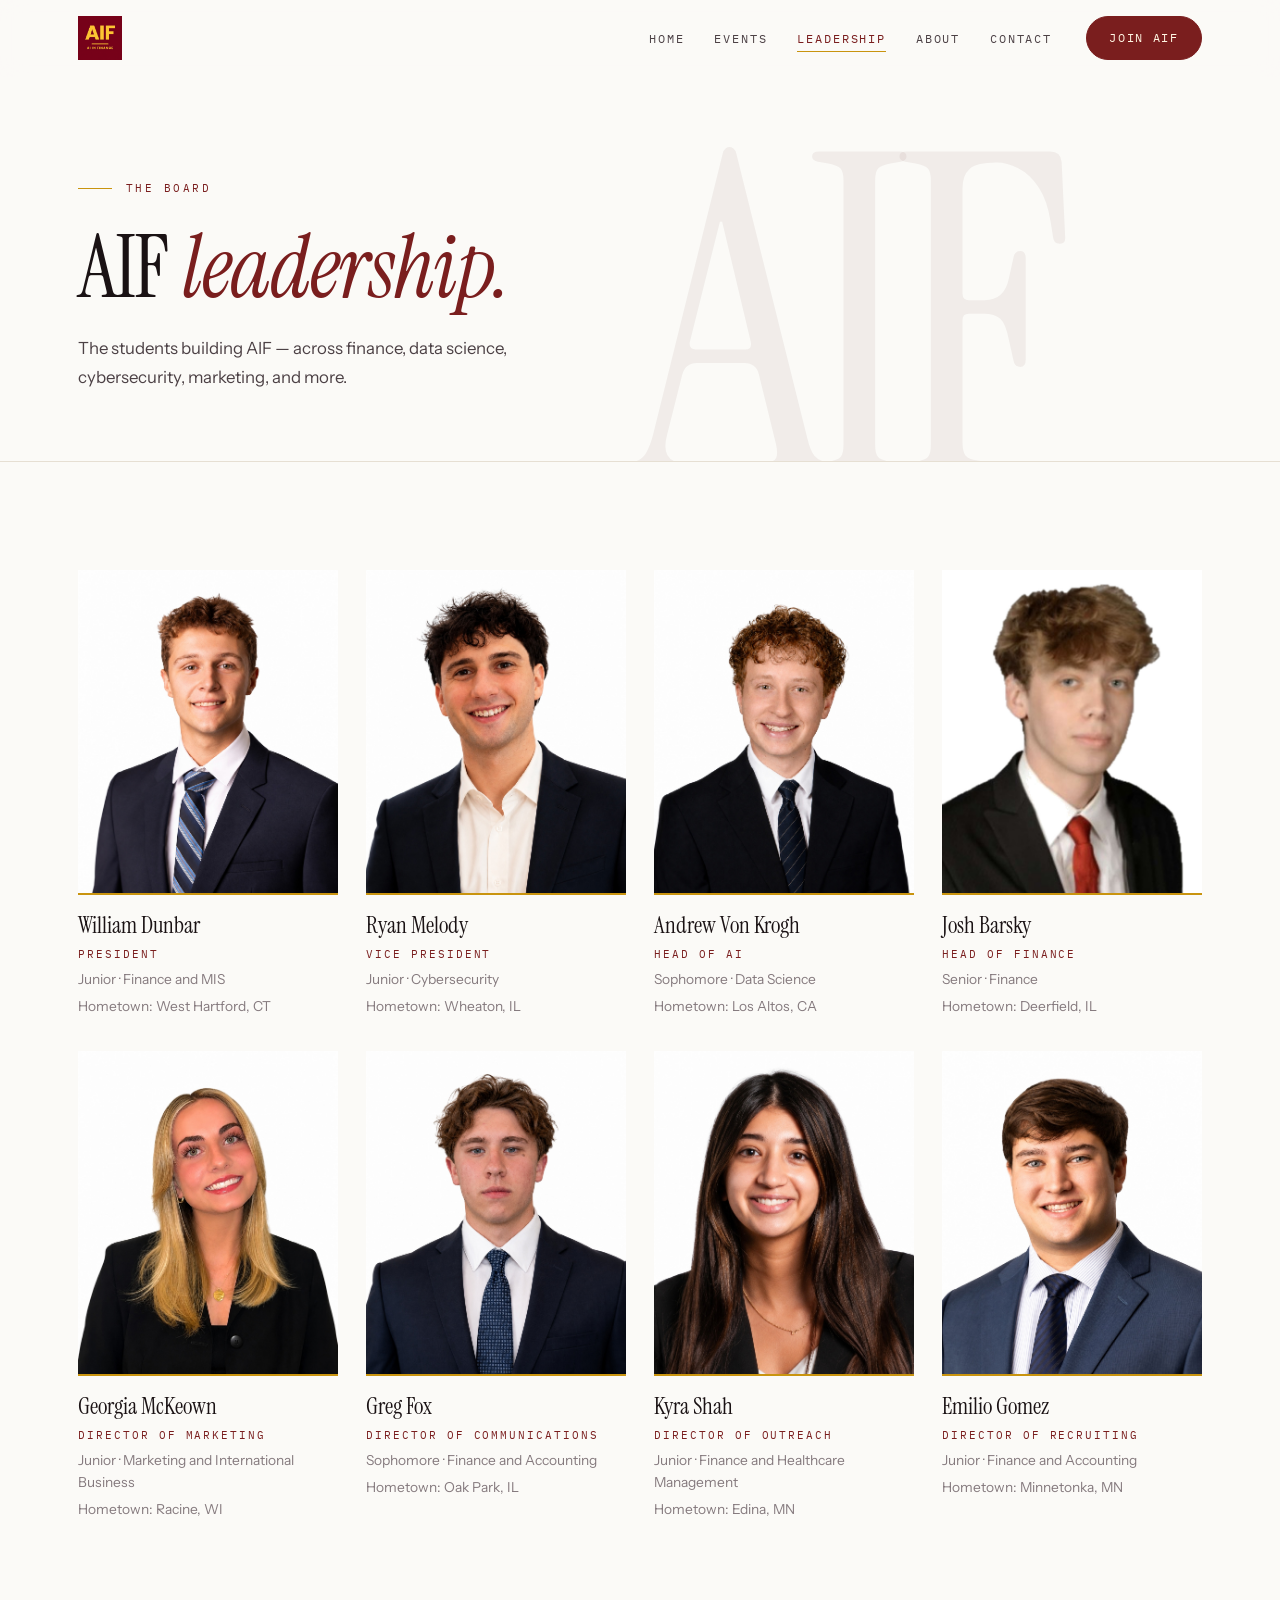
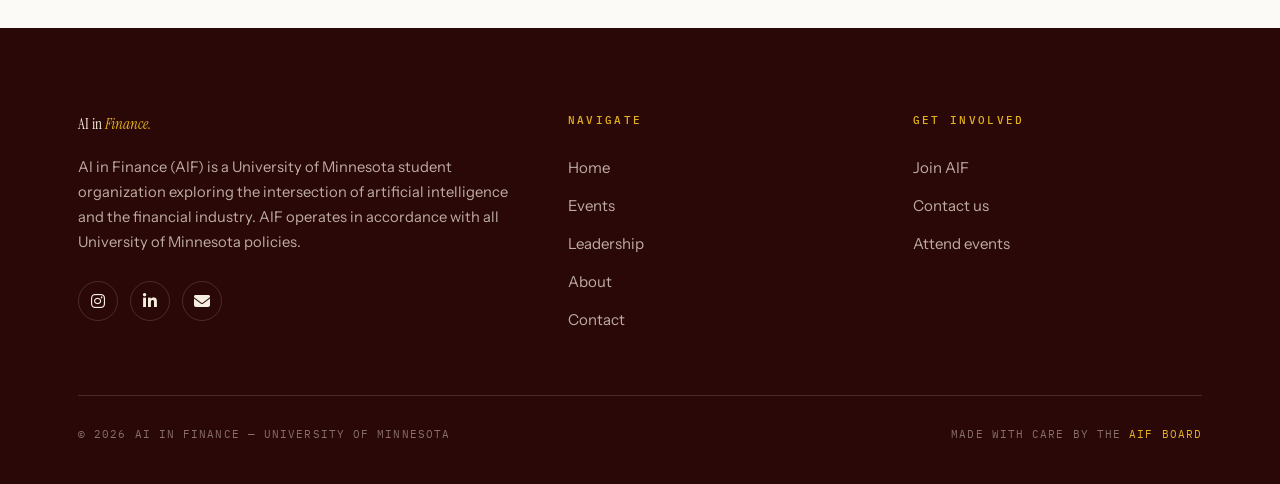
<file: team.html>
<!DOCTYPE html>
<html lang="en">
<head>
  <!-- Google tag (gtag.js) -->
<script async src="https://www.googletagmanager.com/gtag/js?id=G-FEQ8GVTQE5"></script>
<script>
  window.dataLayer = window.dataLayer || [];
  function gtag(){dataLayer.push(arguments);}
  gtag('js', new Date());

  gtag('config', 'G-FEQ8GVTQE5');
</script>
  <meta charset="UTF-8" />
  <meta name="viewport" content="width=device-width, initial-scale=1.0" />
  <title>Leadership — AI in Finance | University of Minnesota</title>
  <meta name="description" content="Meet the leadership of AI in Finance (AIF), a University of Minnesota student organization focused on the intersection of artificial intelligence and finance." />
  <link rel="icon" type="image/png" href="assets/images/brand/aif-logo.png" />
  <link rel="stylesheet" href="style.css" />
  <link rel="preconnect" href="https://fonts.googleapis.com" />
  <link rel="preconnect" href="https://fonts.gstatic.com" crossorigin />
  <link href="https://fonts.googleapis.com/css2?family=Instrument+Serif:ital@0;1&family=Instrument+Sans:wght@400;500;600&family=IBM+Plex+Mono:wght@400;500&display=swap" rel="stylesheet" />
  <link rel="stylesheet" href="https://cdnjs.cloudflare.com/ajax/libs/font-awesome/6.5.0/css/all.min.css" />
</head>
<body class="leadership-page">

  <!-- NAVBAR -->
  <nav class="navbar">
    <div class="container navbar-inner">
      <a href="index.html" class="navbar-logo" aria-label="AI in Finance — University of Minnesota, home">
        <img src="assets/images/brand/aif-logo.png" alt="AI in Finance — University of Minnesota" class="navbar-logo-img" />
      </a>
      <div class="navbar-right">
        <ul class="navbar-links">
          <li><a href="index.html">Home</a></li>
          <li><a href="events.html">Events</a></li>
          <li><a href="team.html">Leadership</a></li>
          <li><a href="about.html">About</a></li>
          <li><a href="contact.html">Contact</a></li>
        </ul>
        <a href="contact.html" class="btn btn-solid navbar-cta">Join AIF</a>
      </div>
      <button class="hamburger" id="hamburger" aria-label="Menu">
        <span></span><span></span><span></span>
      </button>
    </div>
    <div class="mobile-menu" id="mobileMenu" style="display:none;">
      <a href="index.html">Home</a>
      <a href="events.html">Events</a>
      <a href="team.html">Leadership</a>
      <a href="about.html">About</a>
      <a href="contact.html">Contact</a>
    </div>
  </nav>

  <!-- PAGE HERO -->
  <section class="page-hero">
    <div class="container">
      <p class="eyebrow">The board</p>
      <h1 class="display">AIF <em>leadership.</em></h1>
      <p class="page-lead">The students building AIF — across finance, data science, cybersecurity, marketing, and more.</p>
    </div>
  </section>

  <!-- ROSTER -->
  <section class="section">
    <div class="container">
      <div class="team-grid">

        <article class="team-card reveal">
          <div class="team-photo"><img src="assets/images/leadership/will-dunbar.jpg" alt="Headshot of William Dunbar" loading="lazy" /></div>
          <h3>William Dunbar</h3>
          <p class="team-role">President</p>
          <p class="team-study">Junior · Finance and MIS</p>
          <p class="team-hometown">Hometown: West Hartford, CT</p>
        </article>

        <article class="team-card reveal">
          <div class="team-photo"><img src="assets/images/leadership/ryan-melody.jpg" alt="Headshot of Ryan Melody" loading="lazy" /></div>
          <h3>Ryan Melody</h3>
          <p class="team-role">Vice President</p>
          <p class="team-study">Junior · Cybersecurity</p>
          <p class="team-hometown">Hometown: Wheaton, IL</p>
        </article>

        <article class="team-card reveal">
          <div class="team-photo"><img src="assets/images/leadership/andrew-von-krogh.jpg" alt="Headshot of Andrew Von Krogh" loading="lazy" /></div>
          <h3>Andrew Von Krogh</h3>
          <p class="team-role">Head of AI</p>
          <p class="team-study">Sophomore · Data Science</p>
          <p class="team-hometown">Hometown: Los Altos, CA</p>
        </article>

        <article class="team-card reveal">
          <div class="team-photo"><img src="assets/images/leadership/josh-barsky.jpg" alt="Headshot of Josh Barsky" loading="lazy" /></div>
          <h3>Josh Barsky</h3>
          <p class="team-role">Head of Finance</p>
          <p class="team-study">Senior · Finance</p>
          <p class="team-hometown">Hometown: Deerfield, IL</p>
        </article>

        <article class="team-card reveal">
          <div class="team-photo"><img src="assets/images/leadership/georgia-mckeown.jpg" alt="Headshot of Georgia McKeown" loading="lazy" /></div>
          <h3>Georgia McKeown</h3>
          <p class="team-role">Director of Marketing</p>
          <p class="team-study">Junior · Marketing and International Business</p>
          <p class="team-hometown">Hometown: Racine, WI</p>
        </article>

        <article class="team-card reveal">
          <div class="team-photo"><img src="assets/images/leadership/greg-fox.jpg" alt="Headshot of Greg Fox" loading="lazy" /></div>
          <h3>Greg Fox</h3>
          <p class="team-role">Director of Communications</p>
          <p class="team-study">Sophomore · Finance and Accounting</p>
          <p class="team-hometown">Hometown: Oak Park, IL</p>
        </article>

        <article class="team-card reveal">
          <div class="team-photo"><img src="assets/images/leadership/kyra-shah.jpg" alt="Headshot of Kyra Shah" loading="lazy" /></div>
          <h3>Kyra Shah</h3>
          <p class="team-role">Director of Outreach</p>
          <p class="team-study">Junior · Finance and Healthcare Management</p>
          <p class="team-hometown">Hometown: Edina, MN</p>
        </article>

        <article class="team-card reveal">
          <div class="team-photo"><img src="assets/images/leadership/emilio-gomez.jpg" alt="Headshot of Emilio Gomez" loading="lazy" /></div>
          <h3>Emilio Gomez</h3>
          <p class="team-role">Director of Recruiting</p>
          <p class="team-study">Junior · Finance and Accounting</p>
          <p class="team-hometown">Hometown: Minnetonka, MN</p>
        </article>

      </div>
    </div>
  </section>

  <!-- FOOTER -->
  <footer class="footer">
    <div class="container">
      <div class="footer-grid">
        <div class="footer-brand">
          <p class="footer-word">AI in <em>Finance.</em></p>
          <p>AI in Finance (AIF) is a University of Minnesota student organization exploring the intersection of artificial intelligence and the financial industry. AIF operates in accordance with all University of Minnesota policies.</p>
          <div class="footer-social">
            <a href="https://instagram.com/aifclub_umn" target="_blank" rel="noopener" aria-label="Instagram"><i class="fa-brands fa-instagram"></i></a>
            <a href="https://www.linkedin.com/company/umnaif" target="_blank" rel="noopener" aria-label="LinkedIn"><i class="fa-brands fa-linkedin-in"></i></a>
            <a href="mailto:aif@umn.edu" aria-label="Email"><i class="fa-solid fa-envelope"></i></a>
          </div>
        </div>
        <div class="footer-col">
          <h5>Navigate</h5>
          <a href="index.html">Home</a>
          <a href="events.html">Events</a>
          <a href="team.html">Leadership</a>
          <a href="about.html">About</a>
          <a href="contact.html">Contact</a>
        </div>
        <div class="footer-col">
          <h5>Get involved</h5>
          <a href="contact.html">Join AIF</a>
          <a href="contact.html">Contact us</a>
          <a href="events.html">Attend events</a>
        </div>
      </div>
      <div class="footer-bottom">
        <p>© 2026 AI in Finance — University of Minnesota</p>
        <p>Made with care by the <span>AIF Board</span></p>
      </div>
    </div>
  </footer>

  <script src="script.js"></script>
</body>
</html>
</file>
<file: style.css>
/* ==========================================================
   AIF — AI in Finance · University of Minnesota
   Redesign: editorial paper + ledger/ticker system
   Type: Instrument Serif (display) · Instrument Sans (body)
         IBM Plex Mono (data, labels, ticker)
   ========================================================== */

:root {
  --paper: #FBFAF7;
  --paper-deep: #F4F1EA;
  --ink: #1A1214;
  --ink-soft: #4C4145;
  --ink-faint: #857A7E;
  --maroon: #7A1E1E;
  --maroon-deep: #4A0F0F;
  --maroon-ink: #2B0808;
  --gold: #C9940F;
  --gold-bright: #E4B31C;
  --hairline: #E6DFD3;
  --hairline-dark: rgba(255, 255, 255, 0.14);

  --font-display: 'Instrument Serif', Georgia, serif;
  --font-body: 'Instrument Sans', system-ui, -apple-system, sans-serif;
  --font-mono: 'IBM Plex Mono', ui-monospace, 'SF Mono', monospace;

  --container: 1180px;
  --ease: cubic-bezier(0.22, 1, 0.36, 1);
}

*, *::before, *::after { box-sizing: border-box; margin: 0; padding: 0; }

html { scroll-behavior: smooth; }

body {
  font-family: var(--font-body);
  background: var(--paper);
  color: var(--ink);
  line-height: 1.6;
  font-size: 16px;
  -webkit-font-smoothing: antialiased;
}

img { max-width: 100%; display: block; }
a { color: inherit; text-decoration: none; }
ul { list-style: none; }
button { font: inherit; cursor: pointer; }

::selection { background: var(--gold-bright); color: var(--maroon-ink); }

.container {
  max-width: var(--container);
  margin: 0 auto;
  padding: 0 28px;
}

/* ---------- Type utilities ---------- */

.eyebrow {
  font-family: var(--font-mono);
  font-size: 0.7rem;
  letter-spacing: 0.22em;
  text-transform: uppercase;
  color: var(--maroon);
  display: flex;
  align-items: center;
  gap: 14px;
  margin-bottom: 26px;
}
.eyebrow::before {
  content: "";
  width: 34px;
  height: 1px;
  background: var(--gold);
  flex: none;
}

.display {
  font-family: var(--font-display);
  font-weight: 400;
  letter-spacing: -0.015em;
  line-height: 1.02;
  color: var(--ink);
}
.display em {
  font-style: italic;
  color: var(--maroon);
}

/* ---------- Buttons ---------- */

.btn {
  display: inline-flex;
  align-items: center;
  gap: 10px;
  font-family: var(--font-mono);
  font-size: 0.78rem;
  letter-spacing: 0.14em;
  text-transform: uppercase;
  padding: 15px 26px;
  border: 1px solid var(--ink);
  border-radius: 999px;
  color: var(--ink);
  background: transparent;
  transition: background 0.25s var(--ease), color 0.25s var(--ease),
              border-color 0.25s var(--ease), transform 0.25s var(--ease);
}
.btn:hover { transform: translateY(-2px); }
.btn:focus-visible,
a:focus-visible,
button:focus-visible,
input:focus-visible,
select:focus-visible,
textarea:focus-visible {
  outline: 2px solid var(--gold);
  outline-offset: 3px;
}

.btn-solid {
  background: var(--maroon);
  border-color: var(--maroon);
  color: #FFF6E3;
}
.btn-solid:hover { background: var(--maroon-deep); border-color: var(--maroon-deep); }

.btn-ghost:hover { background: var(--ink); color: var(--paper); }

.btn .arrow { transition: transform 0.25s var(--ease); }
.btn:hover .arrow { transform: translateX(4px); }

/* ---------- Navbar ---------- */

.navbar {
  position: fixed;
  inset: 0 0 auto 0;
  z-index: 60;
  background: rgba(251, 250, 247, 0.86);
  backdrop-filter: blur(12px);
  -webkit-backdrop-filter: blur(12px);
  border-bottom: 1px solid transparent;
  transition: border-color 0.3s var(--ease);
}
.navbar.scrolled { border-bottom-color: var(--hairline); }

.navbar-inner {
  display: flex;
  align-items: center;
  justify-content: space-between;
  height: 76px;
}

.navbar-logo-img { height: 44px; width: auto; }

.navbar-right { display: flex; align-items: center; gap: 34px; }

.navbar-links { display: flex; gap: 30px; }
.navbar-links a {
  font-family: var(--font-mono);
  font-size: 0.72rem;
  letter-spacing: 0.16em;
  text-transform: uppercase;
  color: var(--ink-soft);
  padding: 6px 0;
  position: relative;
  transition: color 0.2s ease;
}
.navbar-links a::after {
  content: "";
  position: absolute;
  left: 0; right: 100%; bottom: 0;
  height: 1px;
  background: var(--gold);
  transition: right 0.3s var(--ease);
}
.navbar-links a:hover { color: var(--ink); }
.navbar-links a:hover::after,
.navbar-links a.active::after { right: 0; }
.navbar-links a.active { color: var(--maroon); }

.navbar-cta { padding: 11px 22px; }

.hamburger {
  display: none;
  background: none;
  border: 0;
  width: 40px; height: 40px;
  flex-direction: column;
  justify-content: center;
  gap: 6px;
}
.hamburger span {
  display: block;
  height: 1.5px;
  width: 24px;
  margin: 0 auto;
  background: var(--ink);
  transition: transform 0.3s var(--ease), opacity 0.2s ease;
}
.hamburger.open span:nth-child(1) { transform: translateY(7.5px) rotate(45deg); }
.hamburger.open span:nth-child(2) { opacity: 0; }
.hamburger.open span:nth-child(3) { transform: translateY(-7.5px) rotate(-45deg); }

.mobile-menu {
  display: none;
  flex-direction: column;
  border-top: 1px solid var(--hairline);
  background: var(--paper);
  padding: 12px 28px 26px;
}
.mobile-menu a {
  font-family: var(--font-mono);
  font-size: 0.8rem;
  letter-spacing: 0.16em;
  text-transform: uppercase;
  padding: 15px 0;
  border-bottom: 1px solid var(--hairline);
  color: var(--ink-soft);
}
.mobile-menu a.active { color: var(--maroon); }

/* ---------- Hero (home) ---------- */

.hero {
  padding: 190px 0 96px;
  position: relative;
  overflow: hidden;
}

.hero .container {
  position: relative;
}

.hero .eyebrow,
.hero h1,
.hero-lead,
.hero-actions,
.hero-facts {
  position: relative;
  z-index: 2;
}

.hero h1 {
  font-size: clamp(3.1rem, 8.6vw, 7.2rem);
  max-width: 12ch;
}

.rewrite-wrap { white-space: nowrap; }
.rewrite {
  font-style: italic;
  color: var(--maroon);
}
.caret {
  display: inline-block;
  width: 0.5ch;
  height: 0.78em;
  margin-left: 0.06em;
  background: var(--gold-bright);
  vertical-align: -0.06em;
  animation: blink 1.1s steps(1) infinite;
}
@keyframes blink { 50% { opacity: 0; } }

.hero-lead {
  margin-top: 34px;
  max-width: 470px;
  font-size: 1.08rem;
  line-height: 1.7;
  color: var(--ink-soft);
}

.hero-actions {
  margin-top: 42px;
  display: flex;
  flex-wrap: wrap;
  gap: 14px;
}

.hero-skyline {
  position: absolute;
  top: -66px;
  left: 50%;
  right: auto;
  transform: translateX(-39.15%);
  width: clamp(1040px, 79.5vw, 1328px);
  max-width: none;
  z-index: 1;
  pointer-events: none;
  user-select: none;
  opacity: 1;
}
.hero-skyline img {
  width: 100%;
  height: auto;
  max-height: none;
  display: block;
  object-fit: contain;
  object-position: center right;
  filter: none;
}

.hero-student-note {
  position: absolute;
  top: -42px;
  right: -12px;
  z-index: 3;
  font-family: "Bradley Hand", "Segoe Print", "Comic Sans MS", "Comic Sans", cursive;
  font-size: 0.82rem;
  font-weight: 400;
  line-height: 1;
  letter-spacing: 0.15em;
  color: rgba(122, 30, 30, 0.82);
  white-space: nowrap;
  pointer-events: none;
  user-select: none;
  text-decoration: none;
  transform: rotate(-1deg);
}

.hero-facts {
  margin-top: 64px;
  display: flex;
  flex-wrap: wrap;
  gap: 10px 0;
  border-top: 1px solid var(--hairline);
  padding-top: 22px;
  font-family: var(--font-mono);
  font-size: 0.72rem;
  letter-spacing: 0.16em;
  text-transform: uppercase;
  color: var(--ink-faint);
}
.hero-facts span { display: flex; align-items: center; }
.hero-facts span + span::before {
  content: "/";
  margin: 0 18px;
  color: var(--gold);
}
.hero-facts b { color: var(--ink); font-weight: 600; margin-right: 0.5ch; }

/* ---------- Ticker ---------- */

.ticker {
  background: var(--maroon-ink);
  border-block: 1px solid var(--maroon-deep);
  overflow: hidden;
  padding: 13px 0;
}
.ticker-track {
  display: flex;
  width: max-content;
  animation: ticker 44s linear infinite;
}
.ticker:hover .ticker-track { animation-play-state: paused; }
.ticker-group {
  display: flex;
  align-items: center;
  flex: none;
  font-family: var(--font-mono);
  font-size: 0.72rem;
  letter-spacing: 0.18em;
  text-transform: uppercase;
  color: #EBD9AE;
  white-space: nowrap;
}
.ticker-group span { padding-right: 12px; }
.ticker-group .up { color: var(--gold-bright); }
.ticker-group .dot { color: var(--maroon); padding: 0 12px 0 0; }
.ticker-group .dot::before { content: "•"; color: #6B4A20; }
@keyframes ticker {
  from { transform: translateX(0); }
  to   { transform: translateX(-50%); }
}

/* ---------- Sections ---------- */

.section { padding: 108px 0; }

.section-head {
  display: flex;
  align-items: flex-end;
  justify-content: space-between;
  gap: 24px;
  flex-wrap: wrap;
  margin-bottom: 58px;
}
.section-head h2 { font-size: clamp(2.2rem, 4.6vw, 3.6rem); }

.link-plain {
  font-family: var(--font-mono);
  font-size: 0.74rem;
  letter-spacing: 0.16em;
  text-transform: uppercase;
  color: var(--maroon);
  display: inline-flex;
  align-items: center;
  gap: 8px;
  border-bottom: 1px solid var(--gold);
  padding-bottom: 4px;
  transition: gap 0.25s var(--ease);
}
.link-plain:hover { gap: 13px; }

/* ---------- Experience ledger (home) ---------- */

.ledger { border-top: 1px solid var(--hairline); }

.ledger-row {
  display: grid;
  grid-template-columns: 190px minmax(0, 1fr) minmax(0, 1.2fr);
  gap: 30px;
  align-items: baseline;
  padding: 38px 0;
  border-bottom: 1px solid var(--hairline);
  transition: background 0.3s var(--ease);
}
.ledger-row:hover { background: rgba(122, 30, 30, 0.028); }

.ledger-tag {
  font-family: var(--font-mono);
  font-size: 0.7rem;
  letter-spacing: 0.2em;
  text-transform: uppercase;
  color: var(--gold);
}

.ledger-row h3 {
  font-family: var(--font-display);
  font-weight: 400;
  font-size: clamp(1.5rem, 2.6vw, 2.1rem);
  line-height: 1.08;
}

.ledger-row p {
  color: var(--ink-soft);
  font-size: 0.99rem;
  line-height: 1.7;
}

/* ---------- Belief band ---------- */

.belief-band {
  position: relative;
  overflow: hidden;
  background: var(--maroon-ink);
  color: #F5EDDD;
  padding: 118px 0;
}
.belief-band .container { position: relative; }
.belief-band .eyebrow { color: var(--gold-bright); }
.belief-band .eyebrow::before { background: var(--gold-bright); }
.belief-band blockquote {
  font-family: var(--font-display);
  font-size: clamp(2rem, 5vw, 3.7rem);
  line-height: 1.12;
  max-width: 20ch;
}
.belief-band blockquote em { color: var(--gold-bright); font-style: italic; }
.belief-band .band-foot {
  margin-top: 44px;
  display: flex;
  flex-wrap: wrap;
  align-items: center;
  justify-content: space-between;
  gap: 22px;
  border-top: 1px solid var(--hairline-dark);
  padding-top: 26px;
}
.belief-band .band-foot p {
  color: rgba(245, 237, 221, 0.66);
  max-width: 520px;
  font-size: 0.98rem;
}
.belief-band .link-plain { color: var(--gold-bright); border-color: var(--gold-bright); }


.belief-notes {
  position: absolute;
  inset: 0;
  z-index: 2;
  pointer-events: none;
  user-select: none;
}

.belief-note {
  position: absolute;
  width: max-content;
  font-family: "Bradley Hand", "Segoe Print", "Comic Sans MS", "Comic Sans", cursive;
  font-size: clamp(0.82rem, 1.08vw, 1.05rem);
  font-weight: 400;
  line-height: 1.16;
  letter-spacing: 0.035em;
  color: rgba(228, 179, 28, 0.80);
  white-space: nowrap;
  text-transform: none;
  text-decoration: none;
  text-shadow: none;
}

.belief-note::after {
  content: "";
  position: absolute;
  left: 50%;
  bottom: -9px;
  width: 58px;
  height: 1px;
  background: rgba(228, 179, 28, 0.74);
  transform: translateX(-42%) rotate(-4deg);
  transform-origin: center;
}

.belief-note-top {
  top: -76px;
  left: 76.4%;
  transform: rotate(-6deg);
}

.belief-note-top::after {
  width: 64px;
  transform: translateX(-28%) rotate(-5deg);
}

.belief-note-middle {
  top: 50px;
  left: 60.5%;
  transform: rotate(-3deg);
}

.belief-note-middle::after {
  width: 60px;
  transform: translateX(-25%) rotate(-6deg);
}

.belief-note-lower {
  top: 128px;
  left: 82.8%;
  transform: rotate(-2deg);
}

.belief-note-lower::after {
  width: 78px;
  transform: translateX(-31%) rotate(-5deg);
}

/* ---------- Join CTA ---------- */

.join-cta { text-align: center; padding: 130px 0 140px; }
.join-cta h2 {
  font-size: clamp(2.8rem, 7vw, 5.6rem);
  max-width: 14ch;
  margin: 0 auto 20px;
}
.join-cta p {
  color: var(--ink-soft);
  max-width: 460px;
  margin: 0 auto 40px;
}

/* ---------- Page hero (interior pages) ---------- */

.page-hero {
  padding: 180px 0 70px;
  border-bottom: 1px solid var(--hairline);
}
.page-hero h1 { font-size: clamp(2.9rem, 7vw, 5.4rem); }
.page-hero .page-lead {
  margin-top: 22px;
  max-width: 520px;
  color: var(--ink-soft);
  font-size: 1.05rem;
  line-height: 1.7;
}


/* ---------- Events hero illustration ---------- */

.events-hero {
  position: relative;
  overflow: visible;
  isolation: isolate;
}
.events-hero::after {
  content: "";
  position: absolute;
  z-index: 1;
  left: 0;
  right: 0;
  bottom: -108px;
  height: 260px;
  pointer-events: none;
  background: linear-gradient(180deg, rgba(251, 250, 247, 0) 0%, rgba(251, 250, 247, 0.68) 60%, var(--paper) 100%);
}
.events-hero .container {
  position: relative;
  z-index: 2;
}
.events-hero-art {
  position: absolute;
  z-index: 1;
  pointer-events: none;
  user-select: none;
  top: 72px;
  left: 42%;
  width: min(920px, 58vw);
  height: 500px;
  overflow: hidden;
  opacity: 0.74;
  transform: translateZ(0);
  mix-blend-mode: multiply;
  -webkit-mask-image: linear-gradient(90deg, transparent 0%, rgba(0,0,0,0.04) 6%, rgba(0,0,0,0.48) 19%, black 35%, black 100%);
  mask-image: linear-gradient(90deg, transparent 0%, rgba(0,0,0,0.04) 6%, rgba(0,0,0,0.48) 19%, black 35%, black 100%);
}
.events-hero-art img {
  display: block;
  width: 100%;
  max-width: none;
  height: auto;
  -webkit-mask-image: linear-gradient(180deg, black 0%, black 52%, rgba(0,0,0,0.52) 64%, transparent 74%);
  mask-image: linear-gradient(180deg, black 0%, black 52%, rgba(0,0,0,0.52) 64%, transparent 74%);
}

/* ---------- About ---------- */

.about-grid {
  display: grid;
  grid-template-columns: 1fr 1fr;
  gap: clamp(48px, 7vw, 110px);
}
.about-grid h2 {
  font-family: var(--font-display);
  font-weight: 400;
  font-size: clamp(1.8rem, 3.2vw, 2.6rem);
  line-height: 1.12;
  margin-bottom: 22px;
}
.about-grid h2 em { color: var(--maroon); }
.about-grid p {
  color: var(--ink-soft);
  line-height: 1.75;
  margin-bottom: 16px;
}

.about-principles { border-top: 1px solid var(--hairline); }
.principle {
  display: grid;
  grid-template-columns: 220px 1fr;
  gap: 30px;
  padding: 30px 0;
  border-bottom: 1px solid var(--hairline);
}
.principle .ledger-tag { padding-top: 4px; }
.principle p { color: var(--ink-soft); max-width: 640px; }

/* ---------- Events ---------- */

.event-list { border-top: 1px solid var(--hairline); }

.event-row {
  display: grid;
  grid-template-columns: 150px 170px minmax(0, 1fr) 24px;
  gap: 28px;
  align-items: center;
  padding: 34px 0;
  border-bottom: 1px solid var(--hairline);
  transition: background 0.3s var(--ease);
}
.event-row:hover { background: rgba(122, 30, 30, 0.028); }

.event-date {
  font-family: var(--font-mono);
  font-size: 0.76rem;
  letter-spacing: 0.12em;
  text-transform: uppercase;
  color: var(--ink-faint);
}

.event-row h3 {
  font-family: var(--font-display);
  font-weight: 400;
  font-size: clamp(1.3rem, 2.2vw, 1.75rem);
  line-height: 1.12;
  margin-bottom: 8px;
}
.event-row .event-desc {
  color: var(--ink-soft);
  font-size: 0.95rem;
  line-height: 1.65;
  max-width: 640px;
}
.event-row .tick {
  color: var(--gold);
  font-family: var(--font-mono);
  transition: transform 0.25s var(--ease);
}
.event-row:hover .tick { transform: translateX(5px); }

.events-note {
  margin-top: 42px;
  font-family: var(--font-mono);
  font-size: 0.74rem;
  letter-spacing: 0.14em;
  text-transform: uppercase;
  color: var(--ink-faint);
}
.events-note a { color: var(--maroon); border-bottom: 1px solid var(--gold); }


/* ---------- Leadership hero monogram watermark ---------- */

.leadership-page .page-hero {
  position: relative;
  overflow: hidden;
  isolation: isolate;
}

.leadership-page .page-hero::before {
  content: "AIF";
  position: absolute;
  z-index: 0;
  left: 49%;
  right: auto;
  bottom: -26px;
  font-family: var(--font-display);
  font-size: clamp(15rem, 35vw, 32rem);
  font-weight: 400;
  line-height: 0.74;
  letter-spacing: -0.055em;
  color: rgba(74, 15, 15, 0.055);
  white-space: nowrap;
  pointer-events: none;
  user-select: none;
}

.leadership-page .page-hero .container {
  position: relative;
  z-index: 1;
}

/* ---------- Leadership ---------- */

.team-grid {
  display: grid;
  grid-template-columns: repeat(4, 1fr);
  gap: 34px 28px;
}

.team-card { position: relative; }

.team-photo {
  aspect-ratio: 4 / 5;
  overflow: hidden;
  background: var(--paper-deep);
  border-bottom: 2px solid var(--gold);
}
.team-photo img {
  width: 100%;
  height: 100%;
  object-fit: cover;
  object-position: center top;
  filter: none;
  transition: transform 0.6s var(--ease);
}
.team-card:hover .team-photo img {
  transform: scale(1.025);
}

.team-card h3 {
  font-family: var(--font-display);
  font-weight: 400;
  font-size: 1.45rem;
  line-height: 1.1;
  margin-top: 18px;
}
.team-role {
  font-family: var(--font-mono);
  font-size: 0.68rem;
  letter-spacing: 0.18em;
  text-transform: uppercase;
  color: var(--maroon);
  margin-top: 7px;
}
.team-study {
  font-size: 0.86rem;
  color: var(--ink-faint);
  margin-top: 5px;
}

.team-hometown {
  font-size: 0.86rem;
  color: var(--ink-faint);
  margin-top: 5px;
  font-weight: 400;
}

/* ---------- Contact ---------- */

.contact-grid {
  display: grid;
  grid-template-columns: minmax(0, 0.85fr) minmax(0, 1.15fr);
  gap: clamp(48px, 7vw, 100px);
}

.contact-channels { border-top: 1px solid var(--hairline); margin-top: 8px; }
.contact-channel {
  display: flex;
  align-items: baseline;
  justify-content: space-between;
  gap: 18px;
  padding: 22px 0;
  border-bottom: 1px solid var(--hairline);
  transition: background 0.3s var(--ease);
}
.contact-channel:hover { background: rgba(122, 30, 30, 0.028); }
.contact-channel .ledger-tag { flex: none; }
.contact-channel .value {
  font-family: var(--font-mono);
  font-size: 0.82rem;
  color: var(--ink);
  text-align: right;
  word-break: break-word;
}

.contact-blurb { color: var(--ink-soft); margin-bottom: 34px; max-width: 40ch; }

.form-grid { display: grid; grid-template-columns: 1fr 1fr; gap: 26px 28px; }

.field { display: flex; flex-direction: column; gap: 8px; }
.field.full { grid-column: 1 / -1; }
.field label {
  font-family: var(--font-mono);
  font-size: 0.66rem;
  letter-spacing: 0.2em;
  text-transform: uppercase;
  color: var(--ink-faint);
}
.field input,
.field select,
.field textarea {
  font-family: var(--font-body);
  font-size: 1rem;
  color: var(--ink);
  background: transparent;
  border: 0;
  border-bottom: 1px solid var(--hairline);
  padding: 10px 2px;
  border-radius: 0;
  transition: border-color 0.25s ease;
}
.field textarea { resize: vertical; min-height: 96px; }
.field input:focus,
.field select:focus,
.field textarea:focus {
  outline: none;
  border-bottom-color: var(--maroon);
}
.form-submit { grid-column: 1 / -1; margin-top: 10px; }

/* ---------- Footer ---------- */

.footer {
  background: var(--maroon-ink);
  color: rgba(245, 237, 221, 0.72);
  padding: 84px 0 40px;
}
.footer-grid {
  display: grid;
  grid-template-columns: minmax(0, 1.5fr) minmax(0, 1fr) minmax(0, 1fr);
  gap: 56px;
  padding-bottom: 56px;
  border-bottom: 1px solid var(--hairline-dark);
}
.footer-word {
  font-family: var(--font-display);
  font-size: 1.9rem;
  color: #F5EDDD;
  line-height: 1.1;
  margin-bottom: 18px;
}
.footer-word em { color: var(--gold-bright); }
.footer-brand p { font-size: 0.92rem; line-height: 1.7; max-width: 46ch; }

.footer-social { display: flex; gap: 12px; margin-top: 26px; }
.footer-social a {
  width: 40px; height: 40px;
  border: 1px solid var(--hairline-dark);
  border-radius: 999px;
  display: grid;
  place-items: center;
  color: #F5EDDD;
  transition: border-color 0.25s ease, color 0.25s ease, transform 0.25s var(--ease);
}
.footer-social a:hover {
  border-color: var(--gold-bright);
  color: var(--gold-bright);
  transform: translateY(-2px);
}

.footer-col h5 {
  font-family: var(--font-mono);
  font-size: 0.66rem;
  letter-spacing: 0.22em;
  text-transform: uppercase;
  color: var(--gold-bright);
  margin-bottom: 20px;
  font-weight: 500;
}
.footer-col a {
  display: block;
  padding: 7px 0;
  font-size: 0.94rem;
  color: rgba(245, 237, 221, 0.72);
  transition: color 0.2s ease, padding-left 0.25s var(--ease);
}
.footer-col a:hover { color: #F5EDDD; padding-left: 6px; }

.footer-bottom {
  display: flex;
  flex-wrap: wrap;
  gap: 12px 30px;
  justify-content: space-between;
  padding-top: 30px;
  font-family: var(--font-mono);
  font-size: 0.68rem;
  letter-spacing: 0.1em;
  text-transform: uppercase;
  color: rgba(245, 237, 221, 0.45);
}
.footer-bottom span { color: var(--gold-bright); }

/* ---------- Reveal on scroll ---------- */

.reveal {
  opacity: 0;
  transform: translateY(22px);
  transition: opacity 0.7s var(--ease), transform 0.7s var(--ease);
}
.reveal.in { opacity: 1; transform: none; }

/* ---------- Reduced motion ---------- */

@media (prefers-reduced-motion: reduce) {
  html { scroll-behavior: auto; }
  .ticker-track { animation: none; }
  .caret { animation: none; }
  .reveal { opacity: 1; transform: none; transition: none; }
  *, *::before, *::after { transition-duration: 0.01ms !important; }
}

/* ---------- Responsive ---------- */

@media (max-width: 1000px) {
  .belief-note { font-size: 0.78rem; }
  .belief-note-top { top: -62px; left: 73%; }
  .belief-note-middle { top: 48px; left: 58%; }
  .belief-note-lower { top: 134px; left: 76%; }

  .events-hero-art {
    left: 40%;
    width: min(780px, 72vw);
    height: 420px;
    top: 98px;
    opacity: 0.62;
  }

  .hero-skyline {
    top: -24px;
    left: 54%;
    right: auto;
    transform: translateX(-35%);
    width: min(92vw, 980px);
    max-width: none;
    min-width: 0;
    opacity: 0.72;
  }

  .team-grid { grid-template-columns: repeat(3, 1fr); }
  .ledger-row { grid-template-columns: 150px 1fr; }
  .ledger-row p { grid-column: 2; }
  .event-row { grid-template-columns: 130px 1fr 20px; }
  .event-row .event-body { grid-column: 2; }
  .event-row .event-date { grid-row: 1; }
}

@media (max-width: 820px) {
  .belief-notes { display: none; }
  .hero-skyline { display: none; }
  .events-hero-art { display: none; }

  .navbar-links, .navbar-cta { display: none; }
  .hamburger { display: flex; }

  .hero { padding: 150px 0 72px; }
  .section { padding: 78px 0; }
  .page-hero { padding: 140px 0 54px; }

  .about-grid, .contact-grid { grid-template-columns: 1fr; }
  .team-grid { grid-template-columns: repeat(2, 1fr); gap: 30px 20px; }
  .principle { grid-template-columns: 1fr; gap: 8px; }

  .ledger-row { grid-template-columns: 1fr; gap: 10px; padding: 30px 0; }
  .ledger-row p { grid-column: auto; }

  .event-row { grid-template-columns: 1fr; gap: 10px; }
  .event-row .tick { display: none; }

  .form-grid { grid-template-columns: 1fr; }
}

@media (max-width: 480px) {
  .team-grid { grid-template-columns: 1fr 1fr; }
  .team-card h3 { font-size: 1.2rem; }
  .hero-facts span + span::before { margin: 0 10px; }
}

/* ---------- About page integrated approved hero ---------- */

.about-page .about-copy-hero {
  position: relative;
  min-height: 680px;
  padding: 0;
  overflow: hidden;
  isolation: isolate;
  border-bottom: 0;
  background-color: var(--paper);
  background-image: url("assets/images/sketches/about-hero-approved.png");
  background-repeat: no-repeat;
  background-position: center 92px;
  background-size: min(1720px, calc(100vw + 320px)) auto;
}

.about-page .about-copy-hero::after {
  content: "";
  position: absolute;
  z-index: 4;
  left: 50%;
  bottom: 0;
  width: min(1124px, calc(100vw - 284px));
  height: 1px;
  transform: translateX(-50%);
  background: rgba(201, 148, 15, 0.34);
  pointer-events: none;
}

.about-page .about-copy-hero .container {
  position: relative;
  z-index: 3;
  max-width: none;
  min-height: 680px;
  padding: 276px clamp(28px, 7.1vw, 104px) 54px;
}

.about-page .about-copy-row {
  display: block;
  width: min(360px, 100%);
}

.about-page .about-copy-heading .eyebrow {
  margin-bottom: 20px;
}

.about-page .about-copy-hero h1 {
  font-size: clamp(4rem, 6.8vw, 5.4rem);
}

.about-page .about-copy-hero .page-lead {
  margin-top: 30px;
  max-width: 350px;
  color: var(--ink-soft);
  font-size: 1.05rem;
  line-height: 1.7;
}

.about-page .about-core-section {
  padding: 42px 0 108px;
}

.about-page .about-core-section .about-grid {
  align-items: start;
}

@media (max-width: 1000px) {
  .about-page .about-copy-hero {
    min-height: 620px;
    background-position: center 100px;
    background-size: min(1220px, calc(100vw + 180px)) auto;
  }

  .about-page .about-copy-hero::after {
    width: calc(100vw - 56px);
  }

  .about-page .about-copy-hero .container {
    min-height: 620px;
    padding-top: 254px;
  }
}

@media (max-width: 820px) {
  .about-page .about-copy-hero {
    min-height: 690px;
    background-position: center 100px;
    background-size: 940px auto;
  }

  .about-page .about-copy-hero::after {
    width: calc(100vw - 56px);
  }

  .about-page .about-copy-hero .container {
    min-height: 690px;
    padding: 386px 28px 42px;
  }

  .about-page .about-copy-row {
    width: min(440px, 100%);
  }

  .about-page .about-copy-hero .page-lead {
    margin-top: 22px;
  }

  .about-page .about-core-section {
    padding-top: 34px;
  }
}

@media (max-width: 480px) {
  .about-page .about-copy-hero {
    min-height: 640px;
    background-position: center 96px;
    background-size: 780px auto;
  }

  .about-page .about-copy-hero .container {
    min-height: 640px;
    padding: 330px 24px 42px;
  }
}

/* ---------- About page locked hero (independent from Join) ---------- */

.about-page .about-fixed-hero {
  position: relative;
  height: 619px;
  min-height: 619px;
  padding: 0;
  overflow: hidden;
  isolation: isolate;
  background: var(--paper);
  border-bottom: 1px solid var(--hairline);
}

.about-page .about-fixed-hero-illustration {
  position: absolute;
  inset: 0;
  z-index: 0;
  pointer-events: none;
  user-select: none;
  overflow: hidden;
}

.about-page .about-fixed-hero-illustration img {
  width: 100%;
  height: 100%;
  max-width: none;
  object-fit: cover;
  object-position: center top;
  mix-blend-mode: multiply;
}

.about-page .about-fixed-hero::before,
.about-page .about-fixed-hero::after {
  content: "";
  position: absolute;
  top: 0;
  bottom: 0;
  z-index: 1;
  pointer-events: none;
}

.about-page .about-fixed-hero::before {
  left: 0;
  width: 13%;
  background: linear-gradient(90deg, var(--paper) 0%, rgba(251, 250, 247, 0.42) 38%, rgba(251, 250, 247, 0) 100%);
}

.about-page .about-fixed-hero::after {
  right: 0;
  width: 8%;
  background: linear-gradient(270deg, var(--paper) 0%, rgba(251, 250, 247, 0.34) 30%, rgba(251, 250, 247, 0) 100%);
}

.about-page .about-fixed-hero-content {
  position: relative;
  z-index: 2;
  padding-top: 219px;
}

.about-page .about-fixed-hero-copy {
  width: min(342px, calc(100vw - 56px));
  max-width: 342px;
  transform: translate(-20px, -42px);
}

.about-page .about-fixed-hero .eyebrow {
  margin-bottom: 24px;
}

.about-page .about-fixed-hero-eyebrow {
  visibility: hidden;
}

.about-page .about-fixed-hero .page-lead {
  max-width: 332px;
  margin-top: 24px;
}

/* ---------- Join / Contact page compressed tabletop hero ---------- */

.contact-page .join-map-hero {
  position: relative;
  height: 619px;
  min-height: 619px;
  padding: 0;
  overflow: hidden;
  isolation: isolate;
  background: var(--paper);
  border-bottom: 1px solid var(--hairline);
}

.contact-page .join-hero-illustration {
  position: absolute;
  inset: 0;
  z-index: 0;
  pointer-events: none;
  user-select: none;
  overflow: hidden;
}

.contact-page .join-hero-illustration img {
  width: 100vw;
  height: 100%;
  max-width: none;
  object-fit: cover;
  object-position: center top;
  mix-blend-mode: multiply;
}

.contact-page .join-map-hero::before,
.contact-page .join-map-hero::after {
  content: "";
  position: absolute;
  top: 0;
  bottom: 0;
  z-index: 1;
  pointer-events: none;
}

.contact-page .join-map-hero::before {
  left: 0;
  width: 7%;
  background: linear-gradient(90deg, var(--paper) 0%, rgba(251, 250, 247, 0.28) 46%, rgba(251, 250, 247, 0) 100%);
}

.contact-page .join-map-hero::after {
  right: 0;
  width: 5%;
  background: linear-gradient(270deg, var(--paper) 0%, rgba(251, 250, 247, 0.22) 40%, rgba(251, 250, 247, 0) 100%);
}

.contact-page .join-hero-content {
  position: relative;
  z-index: 2;
  width: min(405px, calc(100vw - 56px));
  max-width: none;
  margin: 0 auto;
  padding: clamp(230px, 17vw, 248px) 0 0;
  transform: translateX(18px);
}

.contact-page .join-map-hero .eyebrow {
  margin-bottom: 24px;
}

.contact-page .join-map-hero .page-lead {
  max-width: 405px;
  margin-top: 24px;
}

.contact-page > .section {
  padding-top: 37px;
}

@media (max-width: 1000px) {
  .about-page .about-fixed-hero {
    height: 560px;
    min-height: 560px;
  }

  .about-page .about-fixed-hero-content {
    padding-top: 190px;
  }

  .about-page .about-fixed-hero-illustration img {
    width: 116%;
    transform: translateX(-7%);
  }

  .contact-page .join-map-hero {
    height: 560px;
    min-height: 560px;
  }

  .contact-page .join-hero-content {
    padding-top: 210px;
    transform: none;
  }
}

@media (max-width: 820px) {
  .about-page .about-fixed-hero,
  .contact-page .join-map-hero {
    height: auto;
    min-height: 0;
    padding: 140px 0 54px;
  }

  .about-page .about-fixed-hero-content,
  .contact-page .join-hero-content {
    width: auto;
    max-width: var(--container);
    padding-top: 0;
    padding-left: 28px;
    padding-right: 28px;
    transform: none;
  }

  .about-page .about-fixed-hero-copy {
    width: auto;
    max-width: none;
    transform: none;
  }

  .about-page .about-fixed-hero-illustration,
  .contact-page .join-hero-illustration {
    display: none;
  }

  .contact-page > .section {
    padding-top: 78px;
  }
}

/* ---------- Contact page lower section ---------- */

.contact-page .contact-lower {
  padding-top: 37px;
  padding-bottom: 92px;
}

.contact-page .contact-lower .container {
  max-width: 1350px;
}

.contact-page .contact-lower-grid {
  display: grid;
  grid-template-columns: minmax(0, 0.9fr) minmax(0, 1.22fr);
  gap: clamp(48px, 5.7vw, 76px);
  align-items: stretch;
}

.contact-page .contact-lower-panel,
.contact-page .contact-form-panel {
  border: 1px solid rgba(201, 148, 15, 0.22);
  border-radius: 6px;
  background: rgba(251, 250, 247, 0.62);
}

.contact-page .contact-lower-panel {
  padding: 17px 28px 44px;
}

.contact-page .contact-form-panel {
  padding: 18px 40px 22px;
}

.contact-page .contact-lower .eyebrow {
  margin-bottom: 10px;
}

.contact-page .contact-lower-panel h2 {
  font-family: var(--font-display);
  font-weight: 400;
  letter-spacing: -0.025em;
  line-height: 0.98;
  font-size: clamp(2.55rem, 3.15vw, 3.35rem);
  color: var(--ink);
  margin-top: 0;
}

.contact-page .contact-lower-copy {
  margin-top: 15px;
  color: var(--ink-soft);
  font-size: 0.96rem;
  line-height: 1.48;
  max-width: 48ch;
}

.contact-page .contact-links-card {
  margin-top: 20px;
  border: 1px solid var(--hairline);
  border-radius: 2px;
  overflow: hidden;
  background: rgba(251, 250, 247, 0.42);
}

.contact-page .contact-link-row {
  min-height: 52px;
  display: grid;
  grid-template-columns: 26px minmax(148px, 0.88fr) minmax(0, 1.12fr) 22px;
  align-items: center;
  gap: 12px;
  padding: 0 17px;
  border-bottom: 1px solid var(--hairline);
  color: var(--ink);
  transition: background 0.25s var(--ease);
}

.contact-page .contact-link-row:last-child {
  border-bottom: 0;
}

.contact-page .contact-link-row:hover {
  background: rgba(122, 30, 30, 0.028);
}

.contact-page .contact-link-icon {
  width: 20px;
  display: inline-flex;
  align-items: center;
  justify-content: center;
  color: var(--maroon);
  font-size: 1.03rem;
}

.contact-page .contact-link-label {
  font-family: var(--font-mono);
  font-size: 0.67rem;
  letter-spacing: 0.22em;
  text-transform: uppercase;
  color: var(--maroon);
  white-space: nowrap;
}

.contact-page .contact-link-value {
  color: var(--ink-soft);
  font-size: 0.91rem;
  line-height: 1.25;
}

.contact-page .contact-link-arrow {
  justify-self: end;
  color: var(--gold);
  font-size: 1.17rem;
  line-height: 1;
}

.contact-page .contact-interest-form {
  display: grid;
  grid-template-columns: 1fr 1fr;
  gap: 18px 36px;
}

.contact-page .contact-form-field {
  display: flex;
  flex-direction: column;
  gap: 9px;
}

.contact-page .contact-form-field.full,
.contact-page .contact-form-submit,
.contact-page .contact-form-note {
  grid-column: 1 / -1;
}

.contact-page .contact-form-field label {
  font-family: var(--font-mono);
  font-size: 0.67rem;
  letter-spacing: 0.22em;
  text-transform: uppercase;
  color: var(--ink-faint);
}

.contact-page .contact-form-field input,
.contact-page .contact-form-field textarea {
  width: 100%;
  font-family: var(--font-body);
  font-size: 1rem;
  color: var(--ink);
  background: transparent;
  border: 0;
  border-bottom: 1px solid var(--hairline);
  border-radius: 0;
  padding: 8px 1px 9px;
  min-height: 33px;
  transition: border-color 0.25s ease;
}

.contact-page .contact-form-field textarea {
  min-height: 50px;
  border: 1px solid var(--hairline);
  border-radius: 4px;
  padding: 9px 10px;
  resize: vertical;
}

.contact-page .contact-form-field input:focus,
.contact-page .contact-form-field textarea:focus {
  outline: none;
  border-color: var(--maroon);
}

.contact-page .contact-form-submit {
  margin-top: 0;
}

.contact-page .contact-submit-button {
  min-width: 350px;
  justify-content: center;
  padding: 13px 28px;
  letter-spacing: 0.22em;
}

.contact-page .contact-form-note {
  margin-top: -8px;
  color: var(--ink-faint);
  font-size: 0.78rem;
  line-height: 1.5;
}

@media (max-width: 1000px) {
  .contact-page .contact-lower .container {
    max-width: var(--container);
  }

  .contact-page .contact-lower-grid {
    grid-template-columns: 1fr;
    gap: 28px;
  }
}

@media (max-width: 820px) {
  .contact-page .contact-lower {
    padding-top: 42px;
    padding-bottom: 78px;
  }

  .contact-page .contact-lower-panel,
  .contact-page .contact-form-panel {
    padding: 24px 22px 30px;
  }

  .contact-page .contact-interest-form {
    grid-template-columns: 1fr;
    gap: 19px;
  }

  .contact-page .contact-link-row {
    grid-template-columns: 24px 1fr 18px;
    gap: 10px;
    padding: 14px 14px;
  }

  .contact-page .contact-link-value {
    grid-column: 2 / 3;
    margin-top: -7px;
  }

  .contact-page .contact-link-arrow {
    grid-column: 3 / 4;
    grid-row: 1 / span 2;
  }

  .contact-page .contact-submit-button {
    width: 100%;
    min-width: 0;
  }
}

@media (max-width: 480px) {
  .contact-page .contact-lower-panel h2 {
    font-size: 2.45rem;
  }
}
</file>
